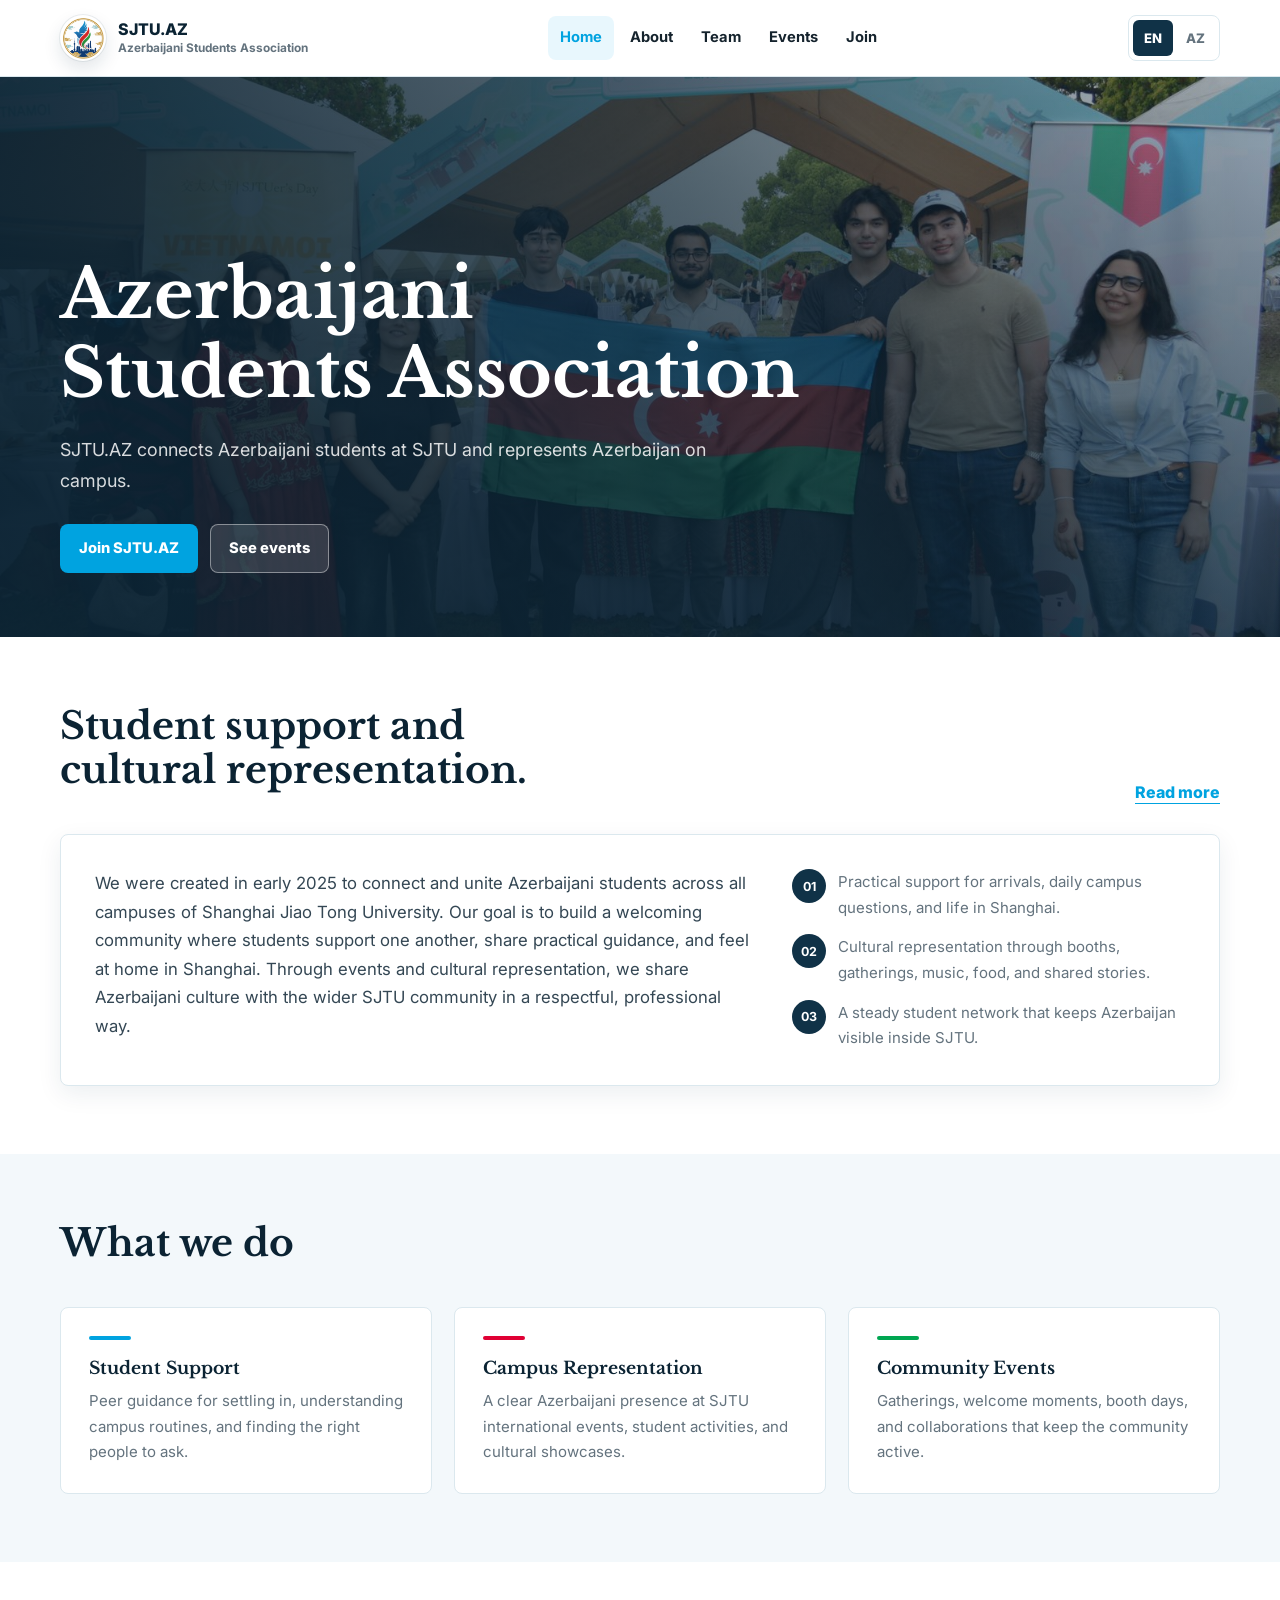
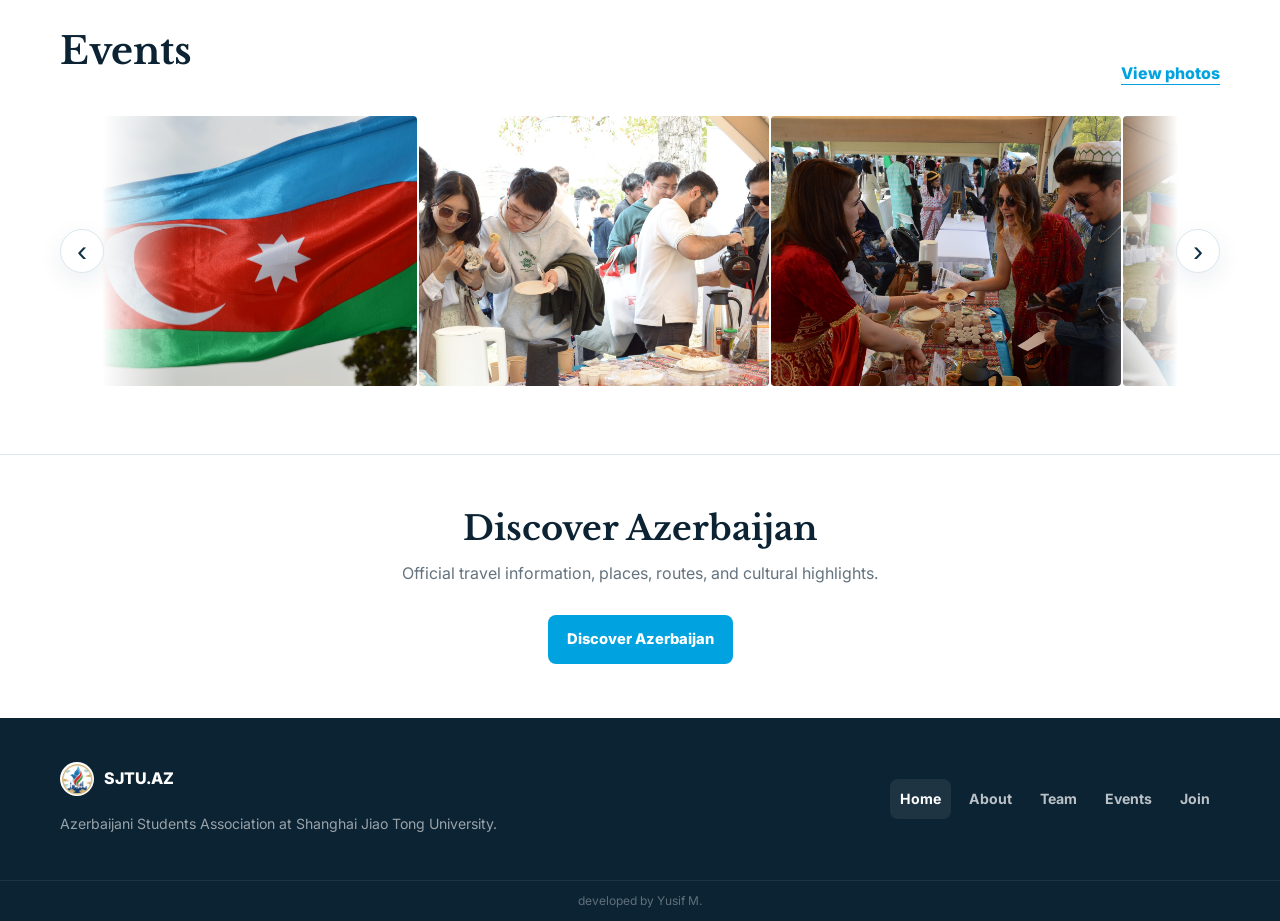
<file: index.html>
<!doctype html>
<html lang="en">
<head>
  <meta charset="utf-8">
  <meta name="viewport" content="width=device-width, initial-scale=1">
  <title>SJTU.AZ | Azerbaijani Students Association at SJTU</title>
  <meta name="description" content="Azerbaijani Students Association at Shanghai Jiao Tong University: student support, cultural events, and community in Shanghai." data-target-attr="content" data-en-attr="Azerbaijani Students Association at Shanghai Jiao Tong University: student support, cultural events, and community in Shanghai." data-az-attr="Shanghai Jiao Tong Universitetində Azərbaycan Tələbə Assosiasiyası: tələbə dəstəyi, mədəni tədbirlər və Şanxayda icma.">
  <link rel="icon" href="assets/favicon.ico" sizes="any">
  <link rel="icon" type="image/png" sizes="32x32" href="assets/favicon-32.png">
  <link rel="apple-touch-icon" href="assets/favicon-180.png">
  <link rel="stylesheet" href="css/style.css">
</head>
<body>
  <header class="site-header">
    <div class="header-inner">
      <a class="header-logo" href="index.html" aria-label="SJTU.AZ home">
        <img class="logo-flag" src="assets/logo.png" alt="SJTU.AZ logo">
        <span class="brand-copy">
          <span class="logo-text-main">SJTU.AZ</span>
          <span class="logo-text-sub" data-en="Azerbaijani Students Association" data-az="Azərbaycan Tələbə Assosiasiyası">Azerbaijani Students Association</span>
        </span>
      </a>
      <nav class="header-nav" aria-label="Main navigation">
        <a href="index.html" data-i18n="nav_home">Home</a>
        <a href="about.html" data-i18n="nav_about">About</a>
        <a href="team.html" data-i18n="nav_team">Team</a>
        <a href="events.html" data-i18n="nav_events">Events</a>
        <a href="join.html" data-i18n="nav_join">Join</a>
      </nav>
      <div class="lang-switch" aria-label="Language switch">
        <button class="lang-btn" type="button" data-lang="en">EN</button>
        <button class="lang-btn" type="button" data-lang="az">AZ</button>
      </div>
      <button class="hamburger" type="button" aria-label="Open navigation" aria-controls="mobile-nav" aria-expanded="false">
        <span></span><span></span><span></span>
      </button>
    </div>
  </header>
  <nav class="mobile-nav" id="mobile-nav" aria-label="Mobile navigation">
    <div class="mobile-nav-inner">
      <div class="lang-switch mobile-lang-switch" aria-label="Mobile language switch">
        <button class="lang-btn" type="button" data-lang="en">EN</button>
        <button class="lang-btn" type="button" data-lang="az">AZ</button>
      </div>
      <a href="index.html" data-i18n="nav_home">Home</a>
      <a href="about.html" data-i18n="nav_about">About</a>
      <a href="team.html" data-i18n="nav_team">Team</a>
      <a href="events.html" data-i18n="nav_events">Events</a>
      <a href="join.html" data-i18n="nav_join">Join</a>
      <a href="booth.html" data-i18n="nav_azerbaijan">Azerbaijan</a>
    </div>
  </nav>

  <main>
    <section class="hero hero-home">
      <div class="hero-inner">
        <div class="hero-copy reveal">
          
          <h1 class="hero-title" data-en="Azerbaijani Students Association" data-az="Azərbaycan Tələbə Assosiasiyası">Azerbaijani Students Association</h1>
          <p class="hero-subtitle" data-en="SJTU.AZ connects Azerbaijani students at SJTU and represents Azerbaijan on campus." data-az="SJTU.AZ SJTU-da azərbaycanlı tələbələri birləşdirir və Azərbaycanı kampusda təmsil edir.">SJTU.AZ connects Azerbaijani students at SJTU and represents Azerbaijan on campus.</p>
          <div class="hero-actions">
            <a class="btn primary" href="join.html" data-en="Join SJTU.AZ" data-az="SJTU.AZ-ə qoşul">Join SJTU.AZ</a>
            <a class="btn ghost" href="events.html" data-en="See events" data-az="Tədbirlərə bax">See events</a>
          </div>
        </div>
      </div>
    </section>

    <section class="section">
      <div class="section-inner">
        <div class="section-head reveal">
          <div>
            
            <h2 class="section-title" data-en="Student support and cultural representation." data-az="Tələbə dəstəyi və mədəni təmsilçilik.">Student support and cultural representation.</h2>
          </div>
          <a class="text-link" href="about.html" data-en="Read more" data-az="Daha ətraflı">Read more</a>
        </div>
        <div class="mission-panel reveal">
          <div class="mission-copy">
            <p data-en="We were created in early 2025 to connect and unite Azerbaijani students across all campuses of Shanghai Jiao Tong University. Our goal is to build a welcoming community where students support one another, share practical guidance, and feel at home in Shanghai. Through events and cultural representation, we share Azerbaijani culture with the wider SJTU community in a respectful, professional way." data-az="Biz 2025-ci ilin əvvəlində Shanghai Jiao Tong Universitetinin bütün kampuslarında təhsil alan azərbaycanlı tələbələri bir araya gətirmək üçün yaradılmışıq. Məqsədimiz tələbələrin bir-birinə dəstək olduğu, praktik məsləhətlər paylaşdığı və Şanxayda özlərini evdə hiss etdiyi mehriban icma qurmaqdır. Tədbirlər və mədəni təmsilçilik vasitəsilə Azərbaycan mədəniyyətini daha geniş SJTU icmasına hörmətli və peşəkar şəkildə təqdim edirik.">We were created in early 2025 to connect and unite Azerbaijani students across all campuses of Shanghai Jiao Tong University. Our goal is to build a welcoming community where students support one another, share practical guidance, and feel at home in Shanghai. Through events and cultural representation, we share Azerbaijani culture with the wider SJTU community in a respectful, professional way.</p>
          </div>
          <ul class="mission-list">
            <li><b>01</b><span data-en="Practical support for arrivals, daily campus questions, and life in Shanghai." data-az="Yeni gələnlər, gündəlik kampus sualları və Şanxay həyatı üçün praktik dəstək.">Practical support for arrivals, daily campus questions, and life in Shanghai.</span></li>
            <li><b>02</b><span data-en="Cultural representation through booths, gatherings, music, food, and shared stories." data-az="Stendlər, görüşlər, musiqi, mətbəx və hekayələr vasitəsilə mədəni təmsilçilik.">Cultural representation through booths, gatherings, music, food, and shared stories.</span></li>
            <li><b>03</b><span data-en="A steady student network that keeps Azerbaijan visible inside SJTU." data-az="Azərbaycanı SJTU daxilində görünən saxlayan davamlı tələbə şəbəkəsi.">A steady student network that keeps Azerbaijan visible inside SJTU.</span></li>
          </ul>
        </div>
      </div>
    </section>

    <section class="section alt">
      <div class="section-inner">
        <div class="section-head reveal">
          <div>
            <h2 class="section-title" data-en="What we do" data-az="Nə edirik">What we do</h2>
          </div>
        </div>
        <div class="cards-grid">
          <article class="card reveal">
            <span class="card-mark"></span>
            <h3 data-en="Student Support" data-az="Tələbə dəstəyi">Student Support</h3>
            <p data-en="Peer guidance for settling in, understanding campus routines, and finding the right people to ask." data-az="Uyğunlaşmaq, kampus qaydalarını anlamaq və doğru insanları tapmaq üçün tələbədən tələbəyə dəstək.">Peer guidance for settling in, understanding campus routines, and finding the right people to ask.</p>
          </article>
          <article class="card reveal">
            <span class="card-mark"></span>
            <h3 data-en="Campus Representation" data-az="Kampusda təmsilçilik">Campus Representation</h3>
            <p data-en="A clear Azerbaijani presence at SJTU international events, student activities, and cultural showcases." data-az="SJTU-nun beynəlxalq tədbirlərində, tələbə fəaliyyətlərində və mədəni təqdimatlarında aydın Azərbaycan iştirakı.">A clear Azerbaijani presence at SJTU international events, student activities, and cultural showcases.</p>
          </article>
          <article class="card reveal">
            <span class="card-mark"></span>
            <h3 data-en="Community Events" data-az="İcma tədbirləri">Community Events</h3>
            <p data-en="Gatherings, welcome moments, booth days, and collaborations that keep the community active." data-az="İcmanı aktiv saxlayan görüşlər, qarşılama tədbirləri, stend günləri və əməkdaşlıqlar.">Gatherings, welcome moments, booth days, and collaborations that keep the community active.</p>
          </article>
        </div>
      </div>
    </section>

    <section class="section">
      <div class="section-inner">
        <div class="section-head reveal">
          <div>
            <h2 class="section-title" data-en="Events" data-az="Tədbirlər">Events</h2>
          </div>
          <a class="text-link" href="events.html" data-en="View photos" data-az="Fotolara bax">View photos</a>
        </div>
        <div class="gallery-marquee-shell reveal" data-gallery-marquee data-gallery-speed=".78">
          <button class="gallery-arrow gallery-arrow-left" type="button" data-gallery-prev aria-label="Previous image">&lsaquo;</button>
          <div class="gallery-marquee" data-gallery-viewport tabindex="0">
            <div class="gallery-track" data-gallery-track>
              <figure class="gallery-slide"><img src="assets/event-1.jpg" alt="Azerbaijani students at the SJTU Azerbaijan booth"></figure>
              <figure class="gallery-slide"><img src="assets/event-2.jpg" alt="Azerbaijan flag at the campus booth"></figure>
              <figure class="gallery-slide"><img src="assets/event-3.jpg" alt="Students visiting the Azerbaijan booth"></figure>
              <figure class="gallery-slide"><img src="assets/event-4.jpg" alt="Azerbaijan cultural display at SJTU"></figure>
              <figure class="gallery-slide"><img src="assets/event-5.jpg" alt="Students gathering at the event"></figure>
              <figure class="gallery-slide"><img src="assets/event-6.jpg" alt="Music at an SJTU campus event"></figure>
              <figure class="gallery-slide"><img src="assets/event-7.jpg" alt="Students posing at the event"></figure>
              <figure class="gallery-slide"><img src="assets/event-8.jpg" alt="Azerbaijan association event moment"></figure>
            </div>
          </div>
          <button class="gallery-arrow gallery-arrow-right" type="button" data-gallery-next aria-label="Next image">&rsaquo;</button>
        </div>
      </div>
    </section>

    <section class="cta-band">
      <h2 data-en="Discover Azerbaijan" data-az="Azərbaycanı kəşf et">Discover Azerbaijan</h2>
      <p data-en="Official travel information, places, routes, and cultural highlights." data-az="Rəsmi səyahət məlumatları, məkanlar, marşrutlar və mədəni məqamlar.">Official travel information, places, routes, and cultural highlights.</p>
      <div class="join-btns">
        <a class="btn primary" href="https://azerbaijan.travel/" target="_blank" rel="noreferrer" data-en="Discover Azerbaijan" data-az="Azərbaycanı kəşf et">Open Azerbaijan.travel</a>
      </div>
    </section>
  </main>

  <footer class="site-footer">
    <div class="footer-inner">
      <div class="footer-brand">
        <a class="footer-logo" href="index.html"><img src="assets/logo.png" alt="SJTU.AZ logo"><span>SJTU.AZ</span></a>
        <p data-en="Azerbaijani Students Association at Shanghai Jiao Tong University." data-az="Shanghai Jiao Tong Universitetində Azərbaycan Tələbə Assosiasiyası.">Azerbaijani Students Association at Shanghai Jiao Tong University.</p>
      </div>
      <nav class="footer-links" aria-label="Footer navigation">
        <a href="index.html" data-i18n="nav_home">Home</a>
        <a href="about.html" data-i18n="nav_about">About</a>
        <a href="team.html" data-i18n="nav_team">Team</a>
        <a href="events.html" data-i18n="nav_events">Events</a>
        <a href="join.html" data-i18n="nav_join">Join</a>

      </nav>
    </div>
    <div class="dev-credit">developed by Yusif M.</div>
  </footer>
  <script src="js/main.js"></script>
</body>
</html>
</file>
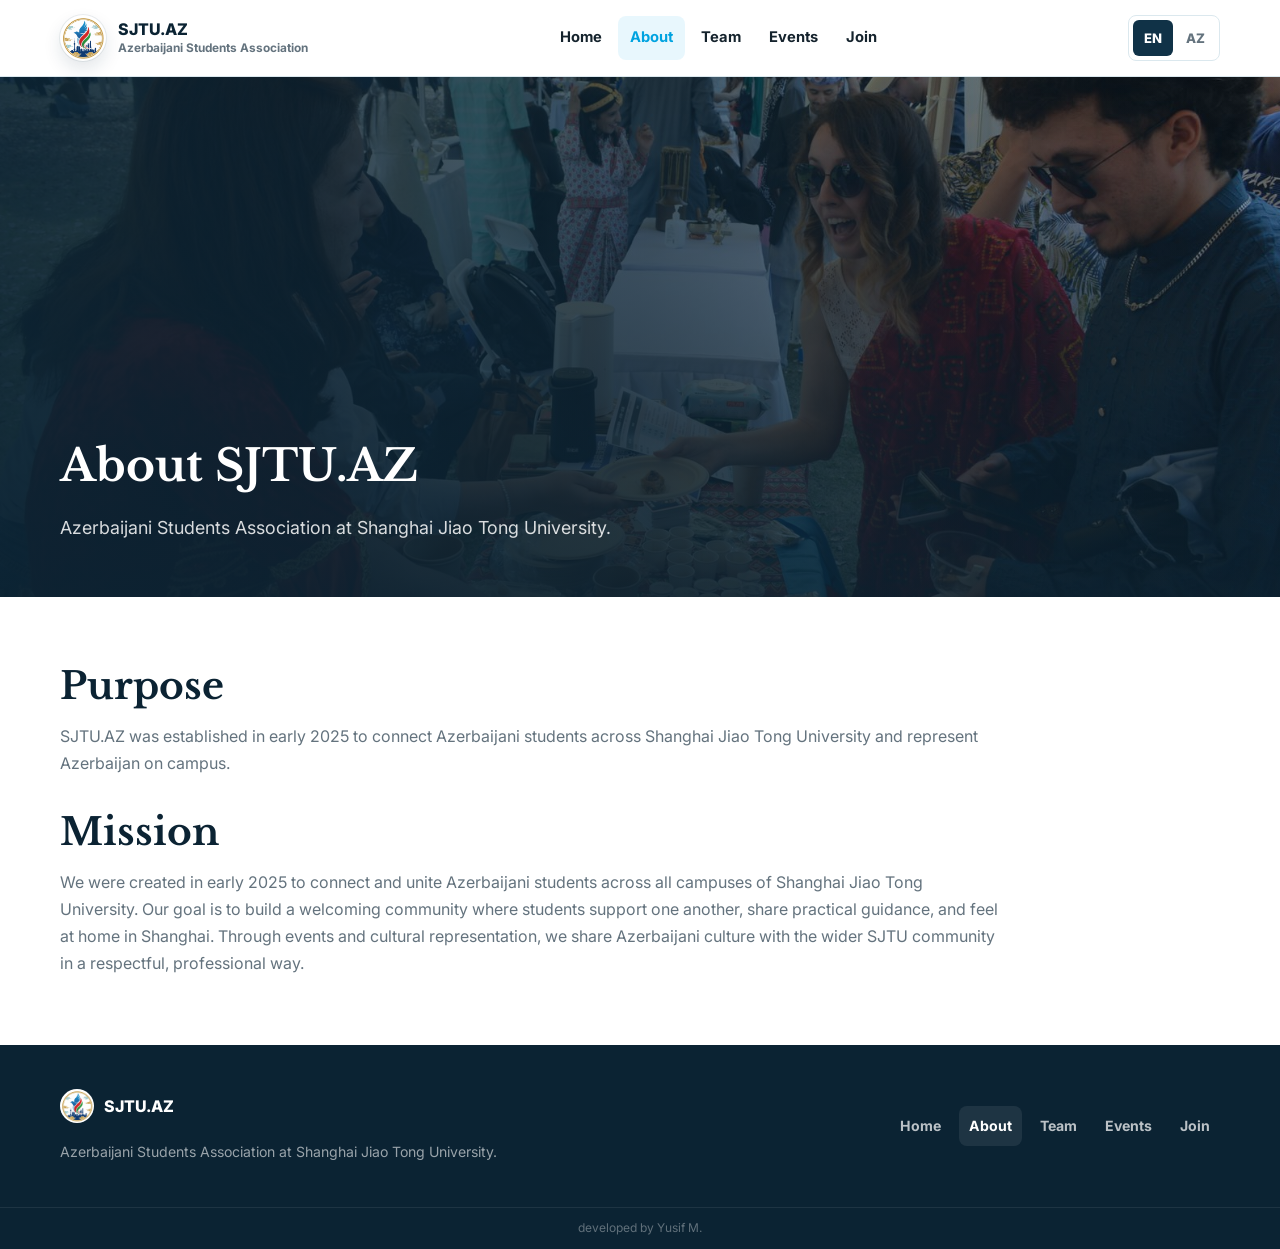
<file: about.html>
<!doctype html>
<html lang="en">
<head>
  <meta charset="utf-8">
  <meta name="viewport" content="width=device-width, initial-scale=1">
  <title>About | SJTU.AZ</title>
  <meta name="description" content="About SJTU.AZ, the Azerbaijani Students Association at Shanghai Jiao Tong University." data-target-attr="content" data-en-attr="About SJTU.AZ, the Azerbaijani Students Association at Shanghai Jiao Tong University." data-az-attr="SJTU.AZ haqqında: Shanghai Jiao Tong Universitetində Azərbaycan Tələbə Assosiasiyası.">
  <link rel="icon" href="assets/favicon.ico" sizes="any">
  <link rel="icon" type="image/png" sizes="32x32" href="assets/favicon-32.png">
  <link rel="apple-touch-icon" href="assets/favicon-180.png">
  <link rel="stylesheet" href="css/style.css">
</head>
<body>
  <header class="site-header">
    <div class="header-inner">
      <a class="header-logo" href="index.html" aria-label="SJTU.AZ home">
        <img class="logo-flag" src="assets/logo.png" alt="SJTU.AZ logo">
        <span class="brand-copy">
          <span class="logo-text-main">SJTU.AZ</span>
          <span class="logo-text-sub" data-en="Azerbaijani Students Association" data-az="Azərbaycan Tələbə Assosiasiyası">Azerbaijani Students Association</span>
        </span>
      </a>
      <nav class="header-nav" aria-label="Main navigation">
        <a href="index.html" data-i18n="nav_home">Home</a>
        <a href="about.html" data-i18n="nav_about">About</a>
        <a href="team.html" data-i18n="nav_team">Team</a>
        <a href="events.html" data-i18n="nav_events">Events</a>
        <a href="join.html" data-i18n="nav_join">Join</a>
      </nav>
      <div class="lang-switch" aria-label="Language switch">
        <button class="lang-btn" type="button" data-lang="en">EN</button>
        <button class="lang-btn" type="button" data-lang="az">AZ</button>
      </div>
      <button class="hamburger" type="button" aria-label="Open navigation" aria-controls="mobile-nav" aria-expanded="false">
        <span></span><span></span><span></span>
      </button>
    </div>
  </header>
  <nav class="mobile-nav" id="mobile-nav" aria-label="Mobile navigation">
    <div class="mobile-nav-inner">
      <div class="lang-switch mobile-lang-switch" aria-label="Mobile language switch">
        <button class="lang-btn" type="button" data-lang="en">EN</button>
        <button class="lang-btn" type="button" data-lang="az">AZ</button>
      </div>
      <a href="index.html" data-i18n="nav_home">Home</a>
      <a href="about.html" data-i18n="nav_about">About</a>
      <a href="team.html" data-i18n="nav_team">Team</a>
      <a href="events.html" data-i18n="nav_events">Events</a>
      <a href="join.html" data-i18n="nav_join">Join</a>
      <a href="booth.html" data-i18n="nav_azerbaijan">Azerbaijan</a>
    </div>
  </nav>

  <main>
    <section class="hero hero-about compact-hero">
      <div class="hero-inner">
        <div class="hero-copy reveal">
          <h1 class="hero-title" data-en="About SJTU.AZ" data-az="SJTU.AZ haqqında">About SJTU.AZ</h1>
          <p class="hero-subtitle" data-en="Azerbaijani Students Association at Shanghai Jiao Tong University." data-az="Shanghai Jiao Tong Universitetində Azərbaycan Tələbə Assosiasiyası.">Azerbaijani Students Association at Shanghai Jiao Tong University.</p>
        </div>
      </div>
    </section>

    <section class="section">
      <div class="section-inner">
        <div class="simple-copy reveal">
          <h2 class="section-title" data-en="Purpose" data-az="Məqsəd">Purpose</h2>
          <p data-en="SJTU.AZ was established in early 2025 to connect Azerbaijani students across Shanghai Jiao Tong University and represent Azerbaijan on campus." data-az="SJTU.AZ 2025-ci ilin əvvəlində Shanghai Jiao Tong Universitetində azərbaycanlı tələbələri birləşdirmək və Azərbaycanı kampusda təmsil etmək üçün yaradılıb.">SJTU.AZ was established in early 2025 to connect Azerbaijani students across Shanghai Jiao Tong University and represent Azerbaijan on campus.</p>
        </div>
        <div class="simple-copy reveal">
          <h2 class="section-title" data-en="Mission" data-az="Missiya">Mission</h2>
          <p data-en="We were created in early 2025 to connect and unite Azerbaijani students across all campuses of Shanghai Jiao Tong University. Our goal is to build a welcoming community where students support one another, share practical guidance, and feel at home in Shanghai. Through events and cultural representation, we share Azerbaijani culture with the wider SJTU community in a respectful, professional way." data-az="Biz 2025-ci ilin əvvəlində Shanghai Jiao Tong Universitetinin bütün kampuslarında təhsil alan azərbaycanlı tələbələri bir araya gətirmək üçün yaradılmışıq. Məqsədimiz tələbələrin bir-birinə dəstək olduğu, praktik məsləhətlər paylaşdığı və Şanxayda özlərini evdə hiss etdiyi mehriban icma qurmaqdır. Tədbirlər və mədəni təmsilçilik vasitəsilə Azərbaycan mədəniyyətini daha geniş SJTU icmasına hörmətli və peşəkar şəkildə təqdim edirik.">We were created in early 2025 to connect and unite Azerbaijani students across all campuses of Shanghai Jiao Tong University. Our goal is to build a welcoming community where students support one another, share practical guidance, and feel at home in Shanghai. Through events and cultural representation, we share Azerbaijani culture with the wider SJTU community in a respectful, professional way.</p>
        </div>
      </div>
    </section>
  </main>

  <footer class="site-footer">
    <div class="footer-inner">
      <div class="footer-brand">
        <a class="footer-logo" href="index.html"><img src="assets/logo.png" alt="SJTU.AZ logo"><span>SJTU.AZ</span></a>
        <p data-en="Azerbaijani Students Association at Shanghai Jiao Tong University." data-az="Shanghai Jiao Tong Universitetində Azərbaycan Tələbə Assosiasiyası.">Azerbaijani Students Association at Shanghai Jiao Tong University.</p>
      </div>
      <nav class="footer-links" aria-label="Footer navigation">
        <a href="index.html" data-i18n="nav_home">Home</a>
        <a href="about.html" data-i18n="nav_about">About</a>
        <a href="team.html" data-i18n="nav_team">Team</a>
        <a href="events.html" data-i18n="nav_events">Events</a>
        <a href="join.html" data-i18n="nav_join">Join</a>
      </nav>
    </div>
    <div class="dev-credit">developed by Yusif M.</div>
  </footer>
  <script src="js/main.js"></script>
</body>
</html>
</file>
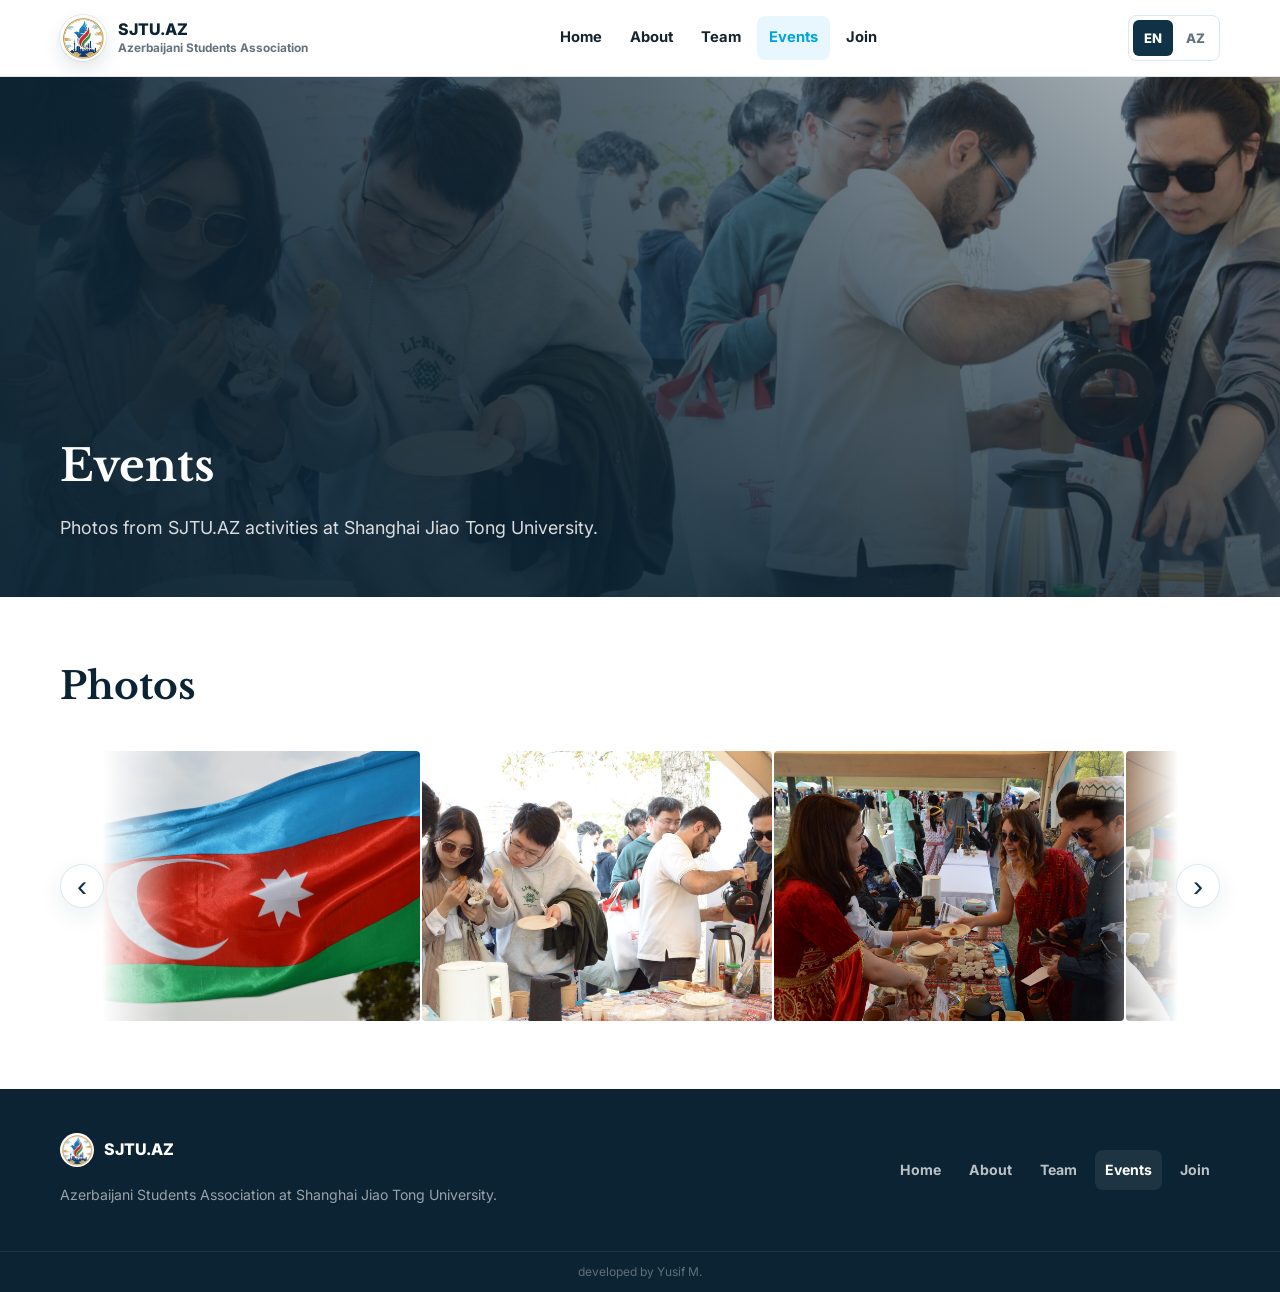
<file: events.html>
<!doctype html>
<html lang="en">
<head>
  <meta charset="utf-8">
  <meta name="viewport" content="width=device-width, initial-scale=1">
  <title>Events | SJTU.AZ</title>
  <meta name="description" content="Events and campus moments from the Azerbaijani Students Association at Shanghai Jiao Tong University." data-target-attr="content" data-en-attr="Events and campus moments from the Azerbaijani Students Association at Shanghai Jiao Tong University." data-az-attr="Shanghai Jiao Tong Universitetində Azərbaycan Tələbə Assosiasiyasının tədbirləri və kampus anları.">
  <link rel="icon" href="assets/favicon.ico" sizes="any">
  <link rel="icon" type="image/png" sizes="32x32" href="assets/favicon-32.png">
  <link rel="apple-touch-icon" href="assets/favicon-180.png">
  <link rel="stylesheet" href="css/style.css">
</head>
<body>
  <header class="site-header">
    <div class="header-inner">
      <a class="header-logo" href="index.html" aria-label="SJTU.AZ home">
        <img class="logo-flag" src="assets/logo.png" alt="SJTU.AZ logo">
        <span class="brand-copy">
          <span class="logo-text-main">SJTU.AZ</span>
          <span class="logo-text-sub" data-en="Azerbaijani Students Association" data-az="Azərbaycan Tələbə Assosiasiyası">Azerbaijani Students Association</span>
        </span>
      </a>
      <nav class="header-nav" aria-label="Main navigation">
        <a href="index.html" data-i18n="nav_home">Home</a>
        <a href="about.html" data-i18n="nav_about">About</a>
        <a href="team.html" data-i18n="nav_team">Team</a>
        <a href="events.html" data-i18n="nav_events">Events</a>
        <a href="join.html" data-i18n="nav_join">Join</a>
      </nav>
      <div class="lang-switch" aria-label="Language switch">
        <button class="lang-btn" type="button" data-lang="en">EN</button>
        <button class="lang-btn" type="button" data-lang="az">AZ</button>
      </div>
      <button class="hamburger" type="button" aria-label="Open navigation" aria-controls="mobile-nav" aria-expanded="false">
        <span></span><span></span><span></span>
      </button>
    </div>
  </header>
  <nav class="mobile-nav" id="mobile-nav" aria-label="Mobile navigation">
    <div class="mobile-nav-inner">
      <div class="lang-switch mobile-lang-switch" aria-label="Mobile language switch">
        <button class="lang-btn" type="button" data-lang="en">EN</button>
        <button class="lang-btn" type="button" data-lang="az">AZ</button>
      </div>
      <a href="index.html" data-i18n="nav_home">Home</a>
      <a href="about.html" data-i18n="nav_about">About</a>
      <a href="team.html" data-i18n="nav_team">Team</a>
      <a href="events.html" data-i18n="nav_events">Events</a>
      <a href="join.html" data-i18n="nav_join">Join</a>
      <a href="booth.html" data-i18n="nav_azerbaijan">Azerbaijan</a>
    </div>
  </nav>

  <main>
    <section class="hero hero-events compact-hero">
      <div class="hero-inner">
        <div class="hero-copy reveal">
          <h1 class="hero-title" data-en="Events" data-az="Tədbirlər">Events</h1>
          <p class="hero-subtitle" data-en="Photos from SJTU.AZ activities at Shanghai Jiao Tong University." data-az="Shanghai Jiao Tong Universitetində SJTU.AZ fəaliyyətlərindən fotolar.">Photos from SJTU.AZ activities at Shanghai Jiao Tong University.</p>
        </div>
      </div>
    </section>

    <section class="section">
      <div class="section-inner">
        <div class="section-head reveal">
          <div>
            <h2 class="section-title" data-en="Photos" data-az="Fotolar">Photos</h2>
          </div>
        </div>
        <div class="gallery-marquee-shell reveal" data-gallery-marquee data-gallery-speed=".86">
          <button class="gallery-arrow gallery-arrow-left" type="button" data-gallery-prev aria-label="Previous image">&lsaquo;</button>
          <div class="gallery-marquee" data-gallery-viewport tabindex="0">
            <div class="gallery-track" data-gallery-track>
              <figure class="gallery-slide"><img src="assets/event-1.jpg" alt="Azerbaijani students at the SJTU Azerbaijan booth"></figure>
              <figure class="gallery-slide"><img src="assets/event-2.jpg" alt="Azerbaijan flag at the campus booth"></figure>
              <figure class="gallery-slide"><img src="assets/event-3.jpg" alt="Students at the Azerbaijan cultural table"></figure>
              <figure class="gallery-slide"><img src="assets/event-4.jpg" alt="Azerbaijan campus display"></figure>
              <figure class="gallery-slide"><img src="assets/event-5.jpg" alt="Students gathering together"></figure>
              <figure class="gallery-slide"><img src="assets/event-6.jpg" alt="Music at an SJTU campus event"></figure>
              <figure class="gallery-slide"><img src="assets/event-7.jpg" alt="Students posing at the event"></figure>
              <figure class="gallery-slide"><img src="assets/event-8.jpg" alt="Azerbaijan association event moment"></figure>
            </div>
          </div>
          <button class="gallery-arrow gallery-arrow-right" type="button" data-gallery-next aria-label="Next image">&rsaquo;</button>
        </div>
      </div>
    </section>
  </main>

  <footer class="site-footer">
    <div class="footer-inner">
      <div class="footer-brand">
        <a class="footer-logo" href="index.html"><img src="assets/logo.png" alt="SJTU.AZ logo"><span>SJTU.AZ</span></a>
        <p data-en="Azerbaijani Students Association at Shanghai Jiao Tong University." data-az="Shanghai Jiao Tong Universitetində Azərbaycan Tələbə Assosiasiyası.">Azerbaijani Students Association at Shanghai Jiao Tong University.</p>
      </div>
      <nav class="footer-links" aria-label="Footer navigation">
        <a href="index.html" data-i18n="nav_home">Home</a>
        <a href="about.html" data-i18n="nav_about">About</a>
        <a href="team.html" data-i18n="nav_team">Team</a>
        <a href="events.html" data-i18n="nav_events">Events</a>
        <a href="join.html" data-i18n="nav_join">Join</a>
      </nav>
    </div>
    <div class="dev-credit">developed by Yusif M.</div>
  </footer>
  <script src="js/main.js"></script>
</body>
</html>
</file>
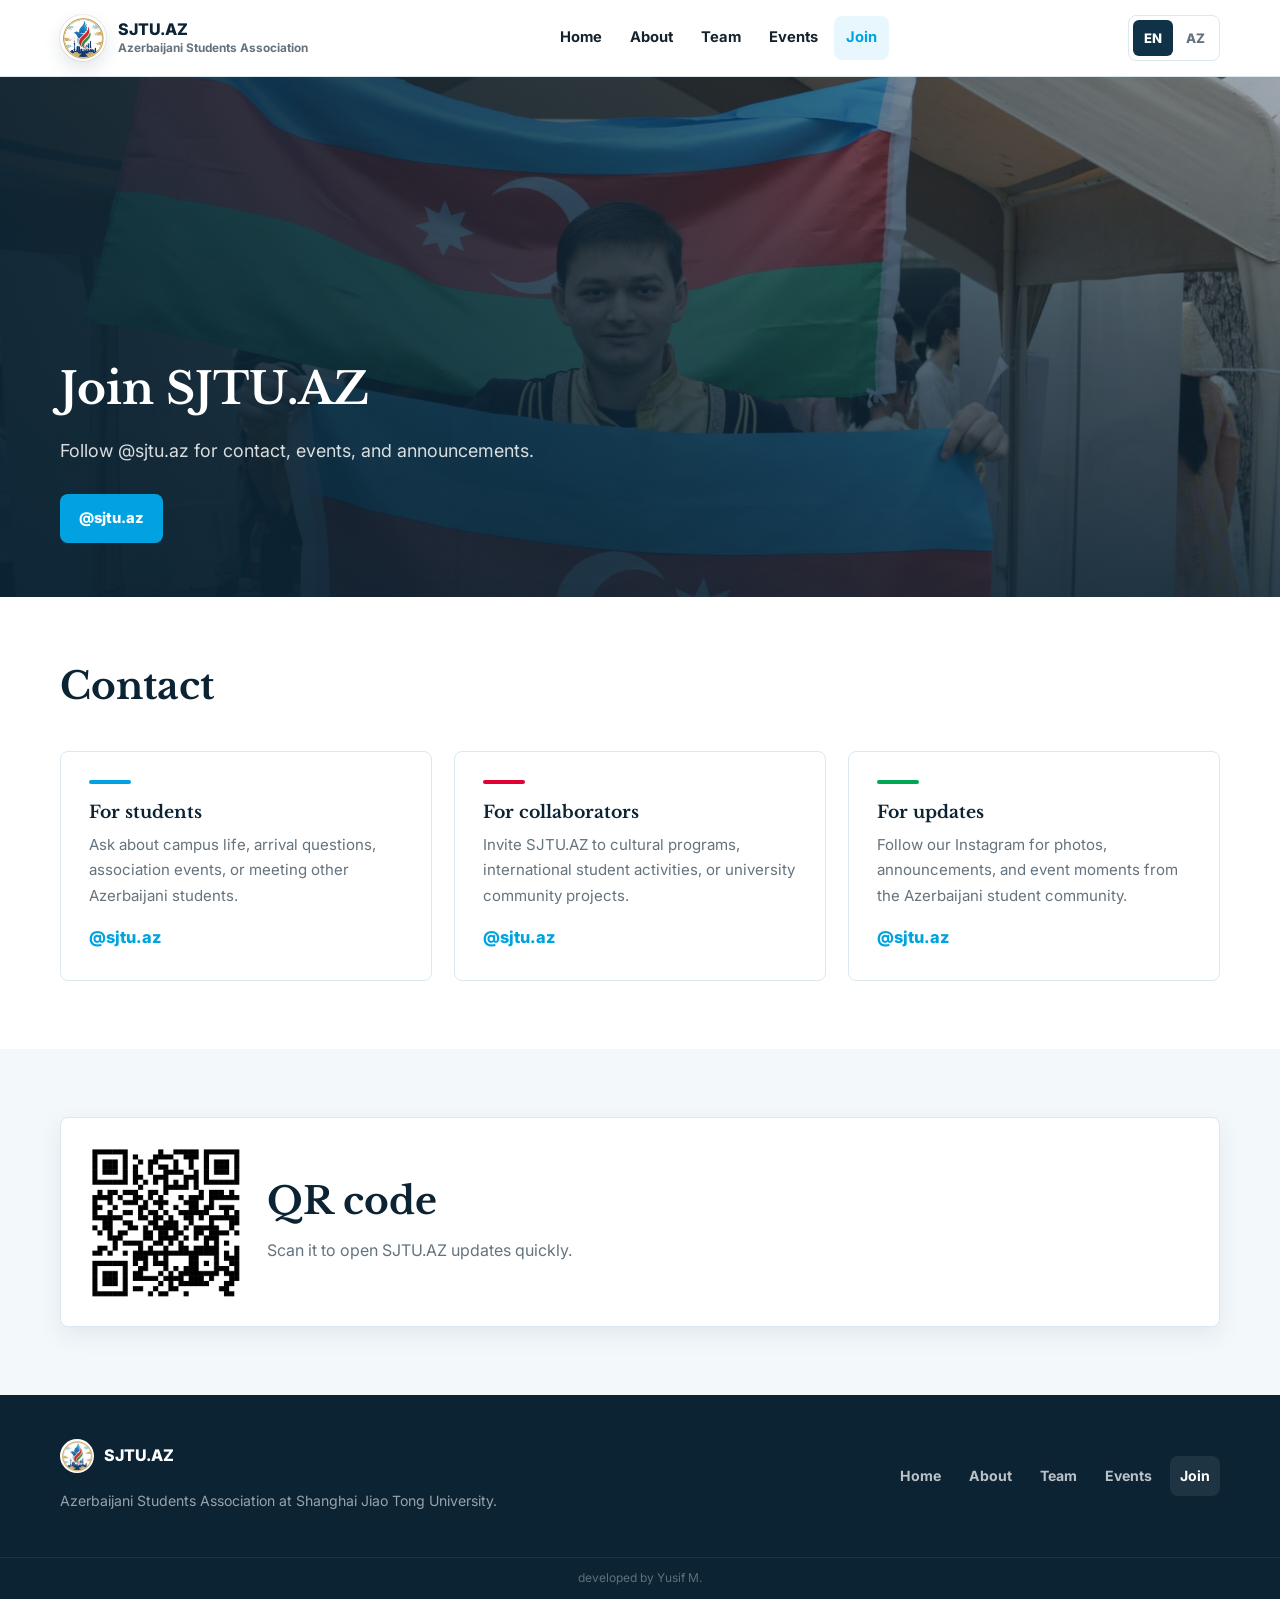
<file: join.html>
<!doctype html>
<html lang="en">
<head>
  <meta charset="utf-8">
  <meta name="viewport" content="width=device-width, initial-scale=1">
  <title>Join | SJTU.AZ</title>
  <meta name="description" content="Join or contact the Azerbaijani Students Association at Shanghai Jiao Tong University." data-target-attr="content" data-en-attr="Join or contact the Azerbaijani Students Association at Shanghai Jiao Tong University." data-az-attr="Shanghai Jiao Tong Universitetində Azərbaycan Tələbə Assosiasiyasına qoşulun və ya əlaqə saxlayın.">
  <link rel="icon" href="assets/favicon.ico" sizes="any">
  <link rel="icon" type="image/png" sizes="32x32" href="assets/favicon-32.png">
  <link rel="apple-touch-icon" href="assets/favicon-180.png">
  <link rel="stylesheet" href="css/style.css">
</head>
<body>
  <header class="site-header">
    <div class="header-inner">
      <a class="header-logo" href="index.html" aria-label="SJTU.AZ home">
        <img class="logo-flag" src="assets/logo.png" alt="SJTU.AZ logo">
        <span class="brand-copy">
          <span class="logo-text-main">SJTU.AZ</span>
          <span class="logo-text-sub" data-en="Azerbaijani Students Association" data-az="Azərbaycan Tələbə Assosiasiyası">Azerbaijani Students Association</span>
        </span>
      </a>
      <nav class="header-nav" aria-label="Main navigation">
        <a href="index.html" data-i18n="nav_home">Home</a>
        <a href="about.html" data-i18n="nav_about">About</a>
        <a href="team.html" data-i18n="nav_team">Team</a>
        <a href="events.html" data-i18n="nav_events">Events</a>
        <a href="join.html" data-i18n="nav_join">Join</a>
       
      </nav>
      <div class="lang-switch" aria-label="Language switch">
        <button class="lang-btn" type="button" data-lang="en">EN</button>
        <button class="lang-btn" type="button" data-lang="az">AZ</button>
      </div>
      <button class="hamburger" type="button" aria-label="Open navigation" aria-controls="mobile-nav" aria-expanded="false">
        <span></span><span></span><span></span>
      </button>
    </div>
  </header>
  <nav class="mobile-nav" id="mobile-nav" aria-label="Mobile navigation">
    <div class="mobile-nav-inner">
      <div class="lang-switch mobile-lang-switch" aria-label="Mobile language switch">
        <button class="lang-btn" type="button" data-lang="en">EN</button>
        <button class="lang-btn" type="button" data-lang="az">AZ</button>
      </div>
      <a href="index.html" data-i18n="nav_home">Home</a>
      <a href="about.html" data-i18n="nav_about">About</a>
      <a href="team.html" data-i18n="nav_team">Team</a>
      <a href="events.html" data-i18n="nav_events">Events</a>
      <a href="join.html" data-i18n="nav_join">Join</a>
      <a href="booth.html" data-i18n="nav_azerbaijan">Azerbaijan</a>
    </div>
  </nav>

  <main>
    <section class="hero hero-join compact-hero">
      <div class="hero-inner">
        <div class="hero-copy reveal">
          <h1 class="hero-title" data-en="Join SJTU.AZ" data-az="SJTU.AZ-ə qoşul">Join SJTU.AZ</h1>
          <p class="hero-subtitle" data-en="Follow @sjtu.az for contact, events, and announcements." data-az="Əlaqə, tədbirlər və elanlar üçün @sjtu.az səhifəsini izləyin.">Follow @sjtu.az for contact, events, and announcements.</p>
          <div class="hero-actions">
            <a class="btn primary" href="https://www.instagram.com/sjtu.az/" target="_blank" rel="noreferrer" data-en="@sjtu.az" data-az="@sjtu.az">@sjtu.az</a>
          </div>
        </div>
      </div>
    </section>

    <section class="section">
      <div class="section-inner">
        <div class="section-head reveal">
          <div>
            <h2 class="section-title" data-en="Contact" data-az="Əlaqə">Contact</h2>
          </div>
        </div>
        <div class="join-grid">
          <article class="join-card reveal">
            <span class="card-mark"></span>
            <h3 data-en="For students" data-az="Tələbələr üçün">For students</h3>
            <p data-en="Ask about campus life, arrival questions, association events, or meeting other Azerbaijani students." data-az="Kampus həyatı, yeni gəlmə sualları, assosiasiya tədbirləri və digər azərbaycanlı tələbələrlə tanışlıq haqqında soruşun.">Ask about campus life, arrival questions, association events, or meeting other Azerbaijani students.</p>
            <a class="contact-line" href="https://www.instagram.com/sjtu.az/" target="_blank" rel="noreferrer">@sjtu.az</a>
          </article>
          <article class="join-card reveal">
            <span class="card-mark"></span>
            <h3 data-en="For collaborators" data-az="Əməkdaşlar üçün">For collaborators</h3>
            <p data-en="Invite SJTU.AZ to cultural programs, international student activities, or university community projects." data-az="SJTU.AZ-i mədəni proqramlara, beynəlxalq tələbə fəaliyyətlərinə və universitet icması layihələrinə dəvət edin.">Invite SJTU.AZ to cultural programs, international student activities, or university community projects.</p>
            <a class="contact-line" href="https://www.instagram.com/sjtu.az/" target="_blank" rel="noreferrer">@sjtu.az</a>
          </article>
          <article class="join-card reveal">
            <span class="card-mark"></span>
            <h3 data-en="For updates" data-az="Yeniliklər üçün">For updates</h3>
            <p data-en="Follow our Instagram for photos, announcements, and event moments from the Azerbaijani student community." data-az="Fotolar, elanlar və azərbaycanlı tələbə icmasından tədbir anları üçün Instagram səhifəmizi izləyin.">Follow our Instagram for photos, announcements, and event moments from the Azerbaijani student community.</p>
            <a class="contact-line" href="https://www.instagram.com/sjtu.az/" target="_blank" rel="noreferrer">@sjtu.az</a>
          </article>
        </div>
      </div>
    </section>

    <section class="section alt">
      <div class="section-inner">
        <div class="qr-panel reveal">
          <img src="assets/qr.png" alt="SJTU.AZ QR code">
          <div>
            <h2 class="section-title" data-en="QR code" data-az="QR kod">QR code</h2>
            <p data-en="Scan it to open SJTU.AZ updates quickly." data-az="SJTU.AZ yeniliklərini tez açmaq üçün skan edin.">Scan it to open SJTU.AZ updates quickly.</p>
          </div>
        </div>
      </div>
    </section>
  </main>

  <footer class="site-footer">
    <div class="footer-inner">
      <div class="footer-brand">
        <a class="footer-logo" href="index.html"><img src="assets/logo.png" alt="SJTU.AZ logo"><span>SJTU.AZ</span></a>
        <p data-en="Azerbaijani Students Association at Shanghai Jiao Tong University." data-az="Shanghai Jiao Tong Universitetində Azərbaycan Tələbə Assosiasiyası.">Azerbaijani Students Association at Shanghai Jiao Tong University.</p>
      </div>
      <nav class="footer-links" aria-label="Footer navigation">
        <a href="index.html" data-i18n="nav_home">Home</a>
        <a href="about.html" data-i18n="nav_about">About</a>
        <a href="team.html" data-i18n="nav_team">Team</a>
        <a href="events.html" data-i18n="nav_events">Events</a>
        <a href="join.html" data-i18n="nav_join">Join</a>
        

      </nav>
    </div>
    <div class="dev-credit">developed by Yusif M.</div>
  </footer>
  <script src="js/main.js"></script>
</body>
</html>
</file>
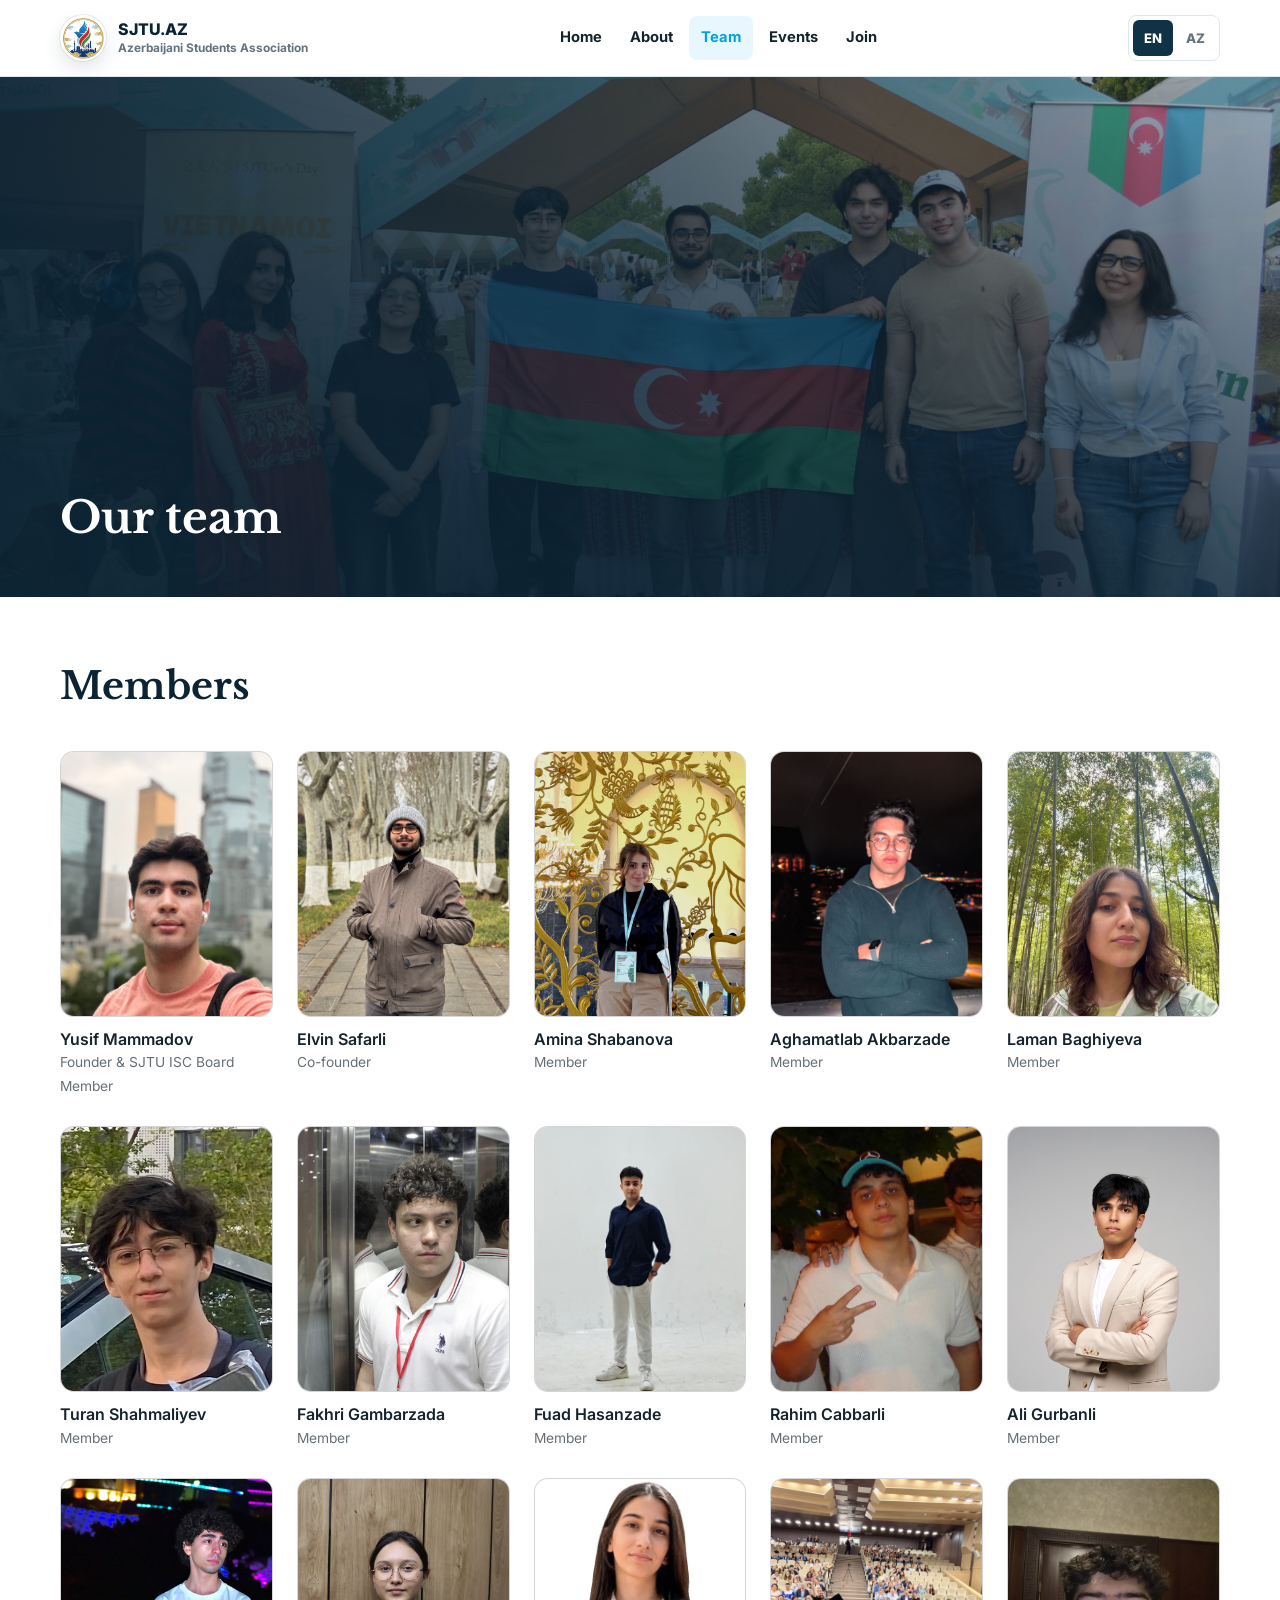
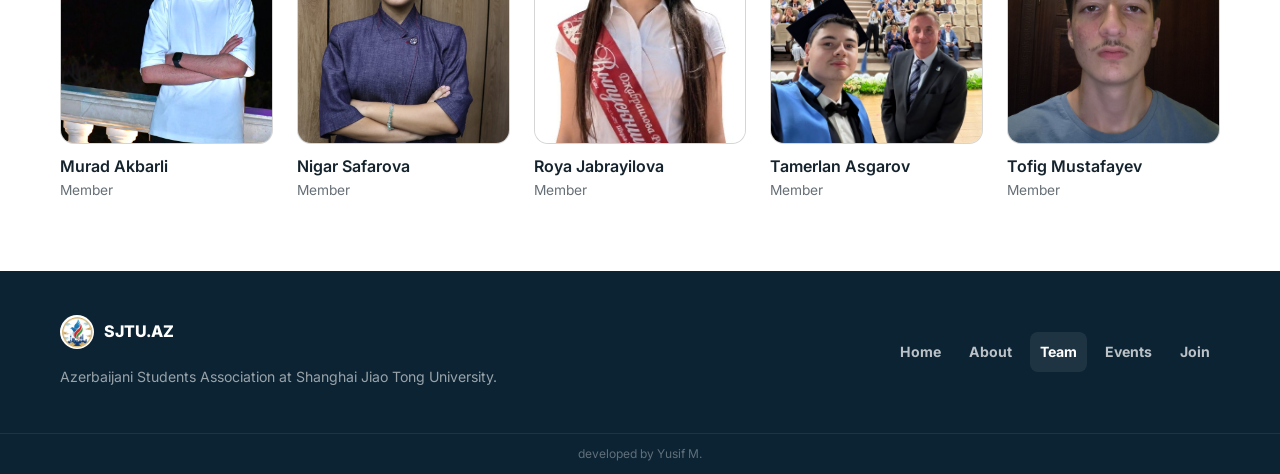
<file: team.html>
<!doctype html>
<html lang="en">
<head>
  <meta charset="utf-8">
  <meta name="viewport" content="width=device-width, initial-scale=1">
  <title>Team | SJTU.AZ</title>
  <meta name="description" content="Meet the student team behind SJTU.AZ." data-target-attr="content" data-en-attr="Meet the student team behind SJTU.AZ." data-az-attr="SJTU.AZ-in arxasındakı tələbə komandası ilə tanış olun.">
  <link rel="icon" href="assets/favicon.ico" sizes="any">
  <link rel="icon" type="image/png" sizes="32x32" href="assets/favicon-32.png">
  <link rel="apple-touch-icon" href="assets/favicon-180.png">
  <link rel="stylesheet" href="css/style.css">

  <!-- Photo-based people grid. Self-contained so css/style.css stays untouched. -->
  <style>
    .people-grid{
      display:grid;
      grid-template-columns:repeat(auto-fill,minmax(190px,1fr));
      gap:28px 24px;
    }
    .person-card{
      display:flex;
      flex-direction:column;
      gap:12px;
      text-align:left;
    }
    .person-photo{
      position:relative;
      aspect-ratio:4/5;
      border-radius:14px;
      overflow:hidden;
      background:rgba(128,128,128,.14);
      border:1px solid rgba(128,128,128,.22);
      display:grid;
      place-items:center;
    }
    .person-photo img{
      position:absolute;
      inset:0;
      width:100%;
      height:100%;
      object-fit:cover;
      display:block;
      transition:transform .45s ease;
    }
    .person-card:hover .person-photo img{ transform:scale(1.04); }
    /* Shown only while / if the photo is missing */
    .person-fallback{
      font-size:1.6rem;
      font-weight:700;
      letter-spacing:.06em;
      opacity:.45;
    }
    .person-name{
      font-weight:600;
      line-height:1.3;
    }
    .person-role{
      font-size:.86rem;
      opacity:.65;
      margin-top:2px;
    }
    @media (max-width:480px){
      .people-grid{ grid-template-columns:repeat(2,1fr); gap:22px 16px; }
    }
    @media (prefers-reduced-motion:reduce){
      .person-photo img{ transition:none; }
      .person-card:hover .person-photo img{ transform:none; }
    }
  </style>
</head>
<body>
  <header class="site-header">
    <div class="header-inner">
      <a class="header-logo" href="index.html" aria-label="SJTU.AZ home">
        <img class="logo-flag" src="assets/logo.png" alt="SJTU.AZ logo">
        <span class="brand-copy">
          <span class="logo-text-main">SJTU.AZ</span>
          <span class="logo-text-sub" data-en="Azerbaijani Students Association" data-az="Azərbaycan Tələbə Assosiasiyası">Azerbaijani Students Association</span>
        </span>
      </a>
      <nav class="header-nav" aria-label="Main navigation">
        <a href="index.html" data-i18n="nav_home">Home</a>
        <a href="about.html" data-i18n="nav_about">About</a>
        <a href="team.html" data-i18n="nav_team">Team</a>
        <a href="events.html" data-i18n="nav_events">Events</a>
        <a href="join.html" data-i18n="nav_join">Join</a>

      </nav>
      <div class="lang-switch" aria-label="Language switch">
        <button class="lang-btn" type="button" data-lang="en">EN</button>
        <button class="lang-btn" type="button" data-lang="az">AZ</button>
      </div>
      <button class="hamburger" type="button" aria-label="Open navigation" aria-controls="mobile-nav" aria-expanded="false">
        <span></span><span></span><span></span>
      </button>
    </div>
  </header>
  <nav class="mobile-nav" id="mobile-nav" aria-label="Mobile navigation">
    <div class="mobile-nav-inner">
      <div class="lang-switch mobile-lang-switch" aria-label="Mobile language switch">
        <button class="lang-btn" type="button" data-lang="en">EN</button>
        <button class="lang-btn" type="button" data-lang="az">AZ</button>
      </div>
      <a href="index.html" data-i18n="nav_home">Home</a>
      <a href="about.html" data-i18n="nav_about">About</a>
      <a href="team.html" data-i18n="nav_team">Team</a>
      <a href="events.html" data-i18n="nav_events">Events</a>
      <a href="join.html" data-i18n="nav_join">Join</a>
      <a href="booth.html" data-i18n="nav_azerbaijan">Azerbaijan</a>
    </div>
  </nav>

  

  <main>
    <section class="hero hero-team compact-hero">
      <div class="hero-inner">
        <div class="hero-copy reveal">
          <h1 class="hero-title" data-en="Our team" data-az="Komandamız">Our team</h1>
        </div>
      </div>
    </section>

    <section class="section">
      <div class="section-inner">
        <div class="section-head reveal">
          <div>
            <h2 class="section-title" data-en="Members" data-az="Üzvlər">Members</h2>
          </div>
        </div>
        <div class="people-grid">

          <article class="person-card reveal">
            <div class="person-photo">
              <span class="person-fallback" aria-hidden="true">YM</span>
              <img src="images/team/yusif-mammadov.png" alt="Yusif Mammadov" loading="lazy" onerror="this.remove()">
            </div>
            <div>
              <div class="person-name">Yusif Mammadov</div>
              <div class="person-role" data-en="Founder & SJTU ISC Board Member" data-az="Təsisçi & SJTU ISC İdarə Heyətin Üzvü">Founder & SJTU ISC Board Member</div>
            </div>
          </article>

          <article class="person-card reveal">
            <div class="person-photo">
              <span class="person-fallback" aria-hidden="true">ES</span>
              <img src="images/team/elvin-safarli.jpg" alt="Elvin Safarli" loading="lazy" onerror="this.remove()">
            </div>
            <div>
              <div class="person-name">Elvin Safarli</div>
              <div class="person-role" data-en="Co-founder" data-az="Həmtəsisçi">Students Representative</div>
            </div>
          </article>

          <article class="person-card reveal">
            <div class="person-photo">
              <span class="person-fallback" aria-hidden="true">AS</span>
              <img src="images/team/amina-shabanova.jpg" alt="Amina Shabanova" loading="lazy" onerror="this.remove()">
            </div>
            <div>
              <div class="person-name">Amina Shabanova</div>
              <div class="person-role" data-en="Member" data-az="Üzv">Member</div>
            </div>
          </article>

          <article class="person-card reveal">
            <div class="person-photo">
              <span class="person-fallback" aria-hidden="true">AA</span>
              <img src="images/team/aghamatlab-aghazade.jpg" alt="Aghamatlab Akbarzade" loading="lazy" onerror="this.remove()">
            </div>
            <div>
              <div class="person-name">Aghamatlab Akbarzade</div>
              <div class="person-role" data-en="Member" data-az="Üzv">Member</div>
            </div>
          </article>

          <article class="person-card reveal">
            <div class="person-photo">
              <span class="person-fallback" aria-hidden="true">LB</span>
              <img src="images/team/laman-baghiyeva.jpg" alt="Laman Baghiyeva" loading="lazy" onerror="this.remove()">
            </div>
            <div>
              <div class="person-name">Laman Baghiyeva</div>
              <div class="person-role" data-en="Member" data-az="Üzv">Member</div>
            </div>
          </article>

          <article class="person-card reveal">
            <div class="person-photo">
              <span class="person-fallback" aria-hidden="true">TS</span>
              <img src="images/team/turan-shahmaliyev.jpg" alt="Turan Shahmaliyev" loading="lazy" onerror="this.remove()">
            </div>
            <div>
              <div class="person-name">Turan Shahmaliyev</div>
              <div class="person-role" data-en="Member" data-az="Üzv">Member</div>
            </div>
          </article>

          <article class="person-card reveal">
            <div class="person-photo">
              <span class="person-fallback" aria-hidden="true">FG</span>
              <img src="images/team/Fakhri-Gambarzada.jpg" alt="Fakhri Gambarzada" loading="lazy" onerror="this.remove()">
            </div>
            <div>
              <div class="person-name">Fakhri Gambarzada</div>
              <div class="person-role" data-en="Member" data-az="Üzv">Member</div>
            </div>
          </article>

          <article class="person-card reveal">
            <div class="person-photo">
              <span class="person-fallback" aria-hidden="true">FH</span>
              <img src="images/team/fuad-hasanzadeh.jpeg" alt="Fuad Hasanzade" loading="lazy" onerror="this.remove()">
            </div>
            <div>
              <div class="person-name">Fuad Hasanzade</div>
              <div class="person-role" data-en="Member" data-az="Üzv">Member</div>
            </div>
          </article>          
          
          <article class="person-card reveal">
            <div class="person-photo">
              <span class="person-fallback" aria-hidden="true">RC</span>
              <img src="images/team/rahim-cabbarli.jpeg" alt="Rahim Cabbarli" loading="lazy" onerror="this.remove()">
            </div>
            <div>
              <div class="person-name">Rahim Cabbarli</div>
              <div class="person-role" data-en="Member" data-az="Üzv">Member</div>
            </div>
          </article>   

          <article class="person-card reveal">
            <div class="person-photo">
              <span class="person-fallback" aria-hidden="true">RC</span>
              <img src="images/team/Ali Gurbanli.jpg" alt="Ali Gurbanli" loading="lazy" onerror="this.remove()">
            </div>
            <div>
              <div class="person-name">Ali Gurbanli</div>
              <div class="person-role" data-en="Member" data-az="Üzv">Member</div>
            </div>
          </article>   

          <article class="person-card reveal">
            <div class="person-photo">
              <span class="person-fallback" aria-hidden="true">RC</span>
              <img src="images/team/Murad Akbarli.jpeg" alt="Murad Akbarli" loading="lazy" onerror="this.remove()">
            </div>
            <div>
              <div class="person-name">Murad Akbarli</div>
              <div class="person-role" data-en="Member" data-az="Üzv">Member</div>
            </div>
          </article>   

          <article class="person-card reveal">
            <div class="person-photo">
              <span class="person-fallback" aria-hidden="true">RC</span>
              <img src="images/team/Nigar Safarova.jpeg" alt="Nigar Safarova" loading="lazy" onerror="this.remove()">
            </div>
            <div>
              <div class="person-name">Nigar Safarova</div>
              <div class="person-role" data-en="Member" data-az="Üzv">Member</div>
            </div>
          </article>    
          
          <article class="person-card reveal">
            <div class="person-photo">
              <span class="person-fallback" aria-hidden="true">RC</span>
              <img src="images/team/Roya Jabrayilova.jpg" alt="Roya Jabrayilova" loading="lazy" onerror="this.remove()">
            </div>
            <div>
              <div class="person-name">Roya Jabrayilova</div>
              <div class="person-role" data-en="Member" data-az="Üzv">Member</div>
            </div>
          </article>    

          <article class="person-card reveal">
            <div class="person-photo">
              <span class="person-fallback" aria-hidden="true">RC</span>
              <img src="images/team/Tamerlan Asgarov.jpeg" alt="Tamerlan Asgarov" loading="lazy" onerror="this.remove()">
            </div>
            <div>
              <div class="person-name">Tamerlan Asgarov</div>
              <div class="person-role" data-en="Member" data-az="Üzv">Member</div>
            </div>
          </article>       
          
          <article class="person-card reveal">
            <div class="person-photo">
              <span class="person-fallback" aria-hidden="true">RC</span>
              <img src="images/team/Tofig Mustafayev.jpg" alt="Tofig Mustafayev" loading="lazy" onerror="this.remove()">
            </div>
            <div>
              <div class="person-name">Tofig Mustafayev</div>
              <div class="person-role" data-en="Member" data-az="Üzv">Member</div>
            </div>
          </article>             
        </div>
      </div>


      
    </section>

  </main>

  <footer class="site-footer">
    <div class="footer-inner">
      <div class="footer-brand">
        <a class="footer-logo" href="index.html"><img src="assets/logo.png" alt="SJTU.AZ logo"><span>SJTU.AZ</span></a>
        <p data-en="Azerbaijani Students Association at Shanghai Jiao Tong University." data-az="Shanghai Jiao Tong Universitetində Azərbaycan Tələbə Assosiasiyası.">Azerbaijani Students Association at Shanghai Jiao Tong University.</p>
      </div>
      <nav class="footer-links" aria-label="Footer navigation">
        <a href="index.html" data-i18n="nav_home">Home</a>
        <a href="about.html" data-i18n="nav_about">About</a>
        <a href="team.html" data-i18n="nav_team">Team</a>
        <a href="events.html" data-i18n="nav_events">Events</a>
        <a href="join.html" data-i18n="nav_join">Join</a>
      </nav>
    </div>
    <div class="dev-credit">developed by Yusif M.</div>
  </footer>
  <script src="js/main.js"></script>
</body>
</html>
</file>
<file: css/style.css>
@import url("https://fonts.googleapis.com/css2?family=Inter:wght@400;500;600;700;800&family=Libre+Baskerville:wght@400;700&display=swap");

:root {
  --blue: #00a3e0;
  --red: #e00034;
  --green: #00a651;
  --navy: #103247;
  --navy-dark: #0b2333;
  --ink: #15232d;
  --muted: #64737e;
  --soft: #f3f8fb;
  --line: #dbe8ee;
  --white: #ffffff;
  --gold: #bf9631;
  --shadow: 0 18px 48px rgba(16, 50, 71, .12);
  --shadow-sm: 0 8px 24px rgba(16, 50, 71, .08);
  --radius: 8px;
  --nav-h: 76px;
  --font-body: "Inter", Arial, sans-serif;
  --font-head: "Libre Baskerville", Georgia, serif;
  --ease: cubic-bezier(.2, .7, .2, 1);
}

*,
*::before,
*::after {
  box-sizing: border-box;
}

* {
  margin: 0;
  padding: 0;
}

html {
  scroll-behavior: smooth;
}

body {
  min-width: 320px;
  background: var(--soft);
  color: var(--ink);
  font-family: var(--font-body);
  font-size: 16px;
  line-height: 1.7;
  -webkit-font-smoothing: antialiased;
  overflow-x: hidden;
}

img {
  display: block;
  max-width: 100%;
}

a {
  color: inherit;
  text-decoration: none;
}

h1,
h2,
h3 {
  color: var(--navy-dark);
  font-family: var(--font-head);
  font-weight: 700;
  line-height: 1.16;
}

p {
  color: var(--muted);
}

.container,
.section-inner,
.hero-inner,
.footer-inner {
  width: min(1160px, calc(100% - 40px));
  margin: 0 auto;
}

.site-header {
  position: sticky;
  top: 0;
  z-index: 1000;
  background: rgba(255, 255, 255, .95);
  border-bottom: 1px solid var(--line);
  backdrop-filter: blur(18px);
}

.header-inner {
  width: min(1160px, calc(100% - 40px));
  height: var(--nav-h);
  display: flex;
  align-items: center;
  justify-content: space-between;
  gap: 18px;
  margin: 0 auto;
}

.header-logo {
  display: inline-flex;
  align-items: center;
  gap: 12px;
  min-width: 0;
}

.logo-flag {
  width: 46px;
  height: 46px;
  border-radius: 50%;
  background: #fff;
  object-fit: contain;
  box-shadow: 0 0 0 1px rgba(16, 50, 71, .08), 0 8px 18px rgba(16, 50, 71, .12);
}

.brand-copy {
  display: grid;
  gap: 2px;
  min-width: 0;
}

.logo-text-main {
  color: var(--navy-dark);
  font-size: 1rem;
  font-weight: 800;
  line-height: 1.1;
}

.logo-text-sub {
  color: var(--muted);
  font-size: .74rem;
  font-weight: 700;
  line-height: 1.2;
}

.header-nav {
  display: flex;
  align-items: center;
  gap: 4px;
}

.header-nav a,
.mobile-nav a {
  border-radius: var(--radius);
  color: var(--ink);
  font-size: .92rem;
  font-weight: 700;
  padding: 9px 12px;
  transition: background .2s var(--ease), color .2s var(--ease);
}

.header-nav a:hover,
.header-nav a.active,
.mobile-nav a:hover,
.mobile-nav a.active {
  background: rgba(0, 163, 224, .09);
  color: var(--blue);
}

.lang-switch {
  display: inline-flex;
  align-items: center;
  gap: 2px;
  padding: 4px;
  border: 1px solid var(--line);
  border-radius: var(--radius);
  background: #fff;
}

.lang-btn {
  appearance: none;
  min-width: 40px;
  border: 0;
  border-radius: 6px;
  background: transparent;
  color: var(--muted);
  cursor: pointer;
  font: inherit;
  font-size: .82rem;
  font-weight: 800;
  padding: 7px 9px;
  transition: background .2s var(--ease), color .2s var(--ease);
}

.lang-btn:hover,
.lang-btn.active {
  background: var(--navy);
  color: #fff;
}

.hamburger {
  display: none;
  flex-direction: column;
  justify-content: center;
  gap: 5px;
  width: 42px;
  height: 42px;
  border: 1px solid var(--line);
  border-radius: var(--radius);
  background: #fff;
  cursor: pointer;
}

.hamburger span {
  width: 20px;
  height: 2px;
  margin: 0 auto;
  border-radius: 2px;
  background: var(--navy);
  transition: opacity .22s var(--ease), transform .22s var(--ease);
}

.hamburger.open span:nth-child(1) {
  transform: translateY(7px) rotate(45deg);
}

.hamburger.open span:nth-child(2) {
  opacity: 0;
}

.hamburger.open span:nth-child(3) {
  transform: translateY(-7px) rotate(-45deg);
}

.mobile-nav {
  display: none;
  position: fixed;
  top: calc(var(--nav-h) + 4px);
  right: 0;
  left: 0;
  z-index: 999;
  padding: 14px 20px 22px;
  background: #fff;
  border-bottom: 1px solid var(--line);
  box-shadow: var(--shadow-sm);
}

.mobile-nav.open {
  display: block;
}

.mobile-nav-inner {
  width: min(440px, 100%);
  display: grid;
  gap: 6px;
  margin: 0 auto;
}

.mobile-lang-switch {
  width: max-content;
  margin-bottom: 8px;
}

.hero {
  position: relative;
  min-height: 560px;
  display: flex;
  align-items: end;
  overflow: hidden;
  isolation: isolate;
  background: var(--navy-dark);
}

.compact-hero {
  min-height: 320px;
}

.compact-hero .hero-inner {
  padding: 70px 0 54px;
}

.compact-hero .hero-title {
  font-size: 2.75rem;
}

.hero::before {
  content: "";
  position: absolute;
  inset: 0;
  z-index: -2;
  background: center / cover no-repeat var(--hero-image);
  transform: scale(1.01);
}

.hero::after {
  content: "";
  position: absolute;
  inset: 0;
  z-index: -1;
  background:
    linear-gradient(90deg, rgba(11, 35, 51, .9), rgba(11, 35, 51, .65), rgba(11, 35, 51, .2)),
    linear-gradient(180deg, rgba(11, 35, 51, .12), rgba(11, 35, 51, .72));
}

.hero-home {
  --hero-image: url("../assets/event-1.jpg");
}

.hero-about {
  --hero-image: url("../assets/event-4.jpg");
  min-height: 520px;
}

.hero-events {
  --hero-image: url("../assets/event-3.jpg");
  min-height: 520px;
}

.hero-team {
  --hero-image: url("../assets/event-1.jpg");
  min-height: 520px;
}

.hero-join {
  --hero-image: url("../assets/event-6.jpg");
  min-height: 520px;
}

.hero-country {
  --hero-image: url("../assets/country-welcome.jpg");
  min-height: 560px;
}

.hero-inner {
  padding: 98px 0 64px;
}

.hero-copy {
  width: min(760px, 100%);
  max-width: 760px;
}

.kicker,
.section-label {
  display: inline-block;
  width: auto;
  max-width: 100%;
  margin-bottom: 10px;
  border: 0;
  border-radius: 0;
  background: transparent;
  color: var(--red);
  font-size: .78rem;
  font-weight: 800;
  line-height: 1.35;
  padding: 0;
  white-space: normal;
  overflow-wrap: anywhere;
}

.section-label {
  color: var(--red);
}

.kicker::before,
.section-label::before {
  display: none;
  content: none;
}

.hero-title {
  max-width: 850px;
  color: #fff;
  font-size: 4.25rem;
  overflow-wrap: break-word;
  text-wrap: balance;
}

.hero-title em,
.section-title em {
  color: inherit;
  font-style: normal;
}

.hero-subtitle {
  max-width: 650px;
  margin-top: 22px;
  color: rgba(255, 255, 255, .84);
  font-size: 1.12rem;
}

.hero-actions,
.join-btns {
  display: flex;
  flex-wrap: wrap;
  gap: 12px;
  margin-top: 28px;
}

.btn {
  display: inline-flex;
  align-items: center;
  justify-content: center;
  min-height: 46px;
  border: 1px solid transparent;
  border-radius: var(--radius);
  cursor: pointer;
  font: inherit;
  font-size: .92rem;
  font-weight: 800;
  padding: 11px 18px;
  transition: background .2s var(--ease), border-color .2s var(--ease), box-shadow .2s var(--ease), color .2s var(--ease), transform .2s var(--ease);
}

.btn:hover {
  transform: translateY(-2px);
  box-shadow: var(--shadow-sm);
}

.btn.primary {
  background: var(--blue);
  color: #fff;
}

.btn.primary:hover {
  background: #008bc0;
}

.btn.secondary {
  background: var(--green);
  color: #fff;
}

.btn.ghost {
  border-color: rgba(255, 255, 255, .42);
  background: rgba(255, 255, 255, .12);
  color: #fff;
}

.btn.ghost:hover {
  background: #fff;
  color: var(--navy);
}

.btn.outline {
  border-color: var(--line);
  background: #fff;
  color: var(--navy);
}

.hero-stats {
  display: grid;
  grid-template-columns: repeat(4, 1fr);
  gap: 1px;
  max-width: 920px;
  margin-top: 36px;
  overflow: hidden;
  border: 1px solid rgba(255, 255, 255, .24);
  border-radius: var(--radius);
  background: rgba(255, 255, 255, .18);
  backdrop-filter: blur(10px);
}

.hero-stat {
  min-height: 96px;
  padding: 20px;
  background: rgba(255, 255, 255, .1);
}

.hero-stat strong {
  display: block;
  color: #fff;
  font-family: var(--font-head);
  font-size: 1.35rem;
  line-height: 1.2;
}

.hero-stat span {
  display: block;
  margin-top: 6px;
  color: rgba(255, 255, 255, .72);
  font-size: .82rem;
  font-weight: 700;
}

.section {
  padding: 68px 0;
  background: #fff;
}

.section.alt {
  background: var(--soft);
}

.section.green {
  background: #f1faf5;
}

.section.red {
  background: #fff5f7;
}

.section.dark {
  background: var(--navy-dark);
}

.section.dark h2,
.section.dark h3,
.section.dark .section-title {
  color: #fff;
}

.section.dark p,
.section.dark .section-body {
  color: rgba(255, 255, 255, .72);
}

.section-head {
  display: flex;
  align-items: end;
  justify-content: space-between;
  gap: 24px;
  margin-bottom: 28px;
}

.section-title {
  max-width: 760px;
  margin-bottom: 14px;
  font-size: 2.35rem;
  overflow-wrap: break-word;
  text-wrap: balance;
}

.section-body {
  max-width: 720px;
  font-size: 1.02rem;
}

.text-link {
  color: var(--blue);
  font-weight: 800;
  text-decoration: underline;
  text-decoration-thickness: 1px;
  text-underline-offset: 5px;
}

.mission-panel {
  display: grid;
  grid-template-columns: minmax(0, 1.25fr) minmax(260px, .75fr);
  gap: 42px;
  align-items: start;
  padding: 34px;
  border: 1px solid var(--line);
  border-radius: var(--radius);
  background: #fff;
  box-shadow: var(--shadow-sm);
}

.mission-copy p {
  color: #344754;
  font-size: 1.05rem;
}

.mission-list {
  display: grid;
  gap: 14px;
  list-style: none;
}

.mission-list li {
  display: grid;
  grid-template-columns: 34px 1fr;
  gap: 12px;
  align-items: start;
}

.mission-list b {
  display: grid;
  place-items: center;
  width: 34px;
  height: 34px;
  border-radius: 50%;
  background: var(--navy);
  color: #fff;
  font-size: .78rem;
}

.mission-list span {
  color: var(--muted);
  font-size: .94rem;
}

.cards-grid,
.facts-grid,
.event-list,
.join-grid {
  display: grid;
  grid-template-columns: repeat(3, 1fr);
  gap: 22px;
}

.card,
.event-card,
.join-card,
.fact-card,
.food-card,
.place-card,
.leader-card,
.member-card {
  overflow: hidden;
  border: 1px solid var(--line);
  border-radius: var(--radius);
  background: #fff;
  transition: border-color .22s var(--ease), box-shadow .22s var(--ease), transform .22s var(--ease);
}

.card:hover,
.event-card:hover,
.join-card:hover,
.fact-card:hover,
.food-card:hover,
.place-card:hover,
.leader-card:hover,
.member-card:hover {
  border-color: rgba(0, 163, 224, .34);
  box-shadow: var(--shadow-sm);
  transform: translateY(-4px);
}

.card,
.event-card,
.join-card {
  padding: 28px;
}

.card-mark {
  display: block;
  width: 42px;
  height: 4px;
  margin-bottom: 18px;
  border-radius: 999px;
  background: var(--blue);
}

.card:nth-child(2) .card-mark,
.join-card:nth-child(2) .card-mark,
.event-card:nth-child(2) .card-mark {
  background: var(--red);
}

.card:nth-child(3) .card-mark,
.join-card:nth-child(3) .card-mark,
.event-card:nth-child(3) .card-mark {
  background: var(--green);
}

.card h3,
.event-card h3,
.join-card h3 {
  margin-bottom: 10px;
  font-size: 1.08rem;
}

.card p,
.event-card p,
.join-card p {
  font-size: .94rem;
}

.event-feature {
  display: grid;
  grid-template-columns: minmax(0, .82fr) minmax(0, 1.18fr);
  gap: 34px;
  align-items: center;
}

.event-copy {
  padding: 34px;
  border-left: 5px solid var(--blue);
  border-radius: var(--radius);
  background: #fff;
  box-shadow: var(--shadow-sm);
}

.event-top {
  display: flex;
  flex-wrap: wrap;
  gap: 10px;
  align-items: center;
  margin-bottom: 16px;
}

.event-tag,
.event-meta {
  display: inline-flex;
  align-items: center;
  min-height: 30px;
  border-radius: var(--radius);
  font-size: .78rem;
  font-weight: 800;
  padding: 4px 10px;
}

.event-tag {
  background: rgba(224, 0, 52, .08);
  color: var(--red);
}

.event-meta {
  background: var(--soft);
  color: var(--muted);
}

.event-copy h3 {
  margin-bottom: 14px;
  font-size: 1.55rem;
}

.event-stats,
.country-snapshot {
  display: grid;
  grid-template-columns: repeat(3, 1fr);
  gap: 1px;
  margin-top: 24px;
  overflow: hidden;
  border: 1px solid var(--line);
  border-radius: var(--radius);
  background: var(--line);
}

.event-stat,
.country-stat {
  min-height: 82px;
  padding: 18px;
  background: #fff;
}

.event-stat .num,
.country-stat strong {
  display: block;
  color: var(--navy-dark);
  font-family: var(--font-head);
  font-size: 1.35rem;
  font-weight: 700;
  line-height: 1.2;
}

.event-stat .lbl,
.country-stat span {
  display: block;
  margin-top: 4px;
  color: var(--muted);
  font-size: .78rem;
  font-weight: 700;
}

.gallery-marquee-shell {
  position: relative;
  padding: 0 42px;
}

.gallery-marquee {
  overflow-x: auto;
  overflow-y: hidden;
  border: 0;
  border-radius: 0;
  background: transparent;
  box-shadow: none;
  scrollbar-width: none;
  -webkit-mask-image: linear-gradient(90deg, transparent 0%, #000 7%, #000 93%, transparent 100%);
  mask-image: linear-gradient(90deg, transparent 0%, #000 7%, #000 93%, transparent 100%);
}

.gallery-marquee::-webkit-scrollbar {
  display: none;
}

.gallery-track {
  display: flex;
  align-items: stretch;
  gap: 2px;
  width: max-content;
  padding: 0 54px;
}

.gallery-slide {
  position: relative;
  flex: 0 0 350px;
  height: 270px;
  overflow: hidden;
  border-radius: 4px;
  background: var(--soft);
}

.gallery-slide::after {
  display: none;
  content: none;
}

.gallery-slide img {
  width: 100%;
  height: 100%;
  object-fit: cover;
  transition: filter .22s var(--ease), transform .38s var(--ease);
}

.gallery-slide:hover img,
.gallery-slide:focus-within img {
  filter: saturate(1.05);
  transform: scale(1.04);
}

.gallery-slide figcaption {
  display: none;
}

.gallery-slide strong {
  display: block;
  color: #fff;
  font-size: .95rem;
  line-height: 1.35;
}

.gallery-slide span {
  display: block;
  margin-top: 3px;
  color: rgba(255, 255, 255, .78);
  font-size: .78rem;
  line-height: 1.45;
}

.gallery-arrow {
  position: absolute;
  top: 50%;
  z-index: 4;
  display: grid;
  place-items: center;
  width: 44px;
  height: 44px;
  border: 1px solid var(--line);
  border-radius: 50%;
  background: #fff;
  color: var(--navy);
  cursor: pointer;
  font-size: 1.9rem;
  line-height: 1;
  box-shadow: var(--shadow-sm);
  transform: translateY(-50%);
  transition: background .2s var(--ease), color .2s var(--ease), transform .2s var(--ease);
}

.gallery-arrow:hover {
  background: var(--navy);
  color: #fff;
  transform: translateY(-50%) scale(1.04);
}

.gallery-arrow-left {
  left: 0;
}

.gallery-arrow-right {
  right: 0;
}

.team-intro {
  display: grid;
  grid-template-columns: minmax(0, .9fr) minmax(260px, .55fr);
  gap: 28px;
  align-items: stretch;
}

.simple-copy {
  max-width: 940px;
}

.simple-copy h2 + p,
.simple-copy h3 + p {
  margin-top: 12px;
}

.simple-copy + .simple-copy {
  margin-top: 34px;
}

.team-note {
  padding: 28px;
  border-radius: var(--radius);
  background: var(--navy);
}

.team-note strong {
  display: block;
  color: #fff;
  font-family: var(--font-head);
  font-size: 1.7rem;
  line-height: 1.2;
}

.team-note span {
  display: block;
  margin-top: 8px;
  color: rgba(255, 255, 255, .74);
  font-size: .9rem;
}

.leaders-grid {
  display: grid;
  grid-template-columns: repeat(2, 1fr);
  gap: 22px;
}

.leader-card {
  display: grid;
  grid-template-columns: 150px 1fr;
  min-height: 180px;
}

.leader-card img {
  width: 100%;
  height: 100%;
  object-fit: cover;
  object-position: center;
}

.leader-body {
  display: flex;
  flex-direction: column;
  justify-content: center;
  padding: 24px;
}

.leader-name,
.member-name {
  color: var(--navy-dark);
  font-family: var(--font-head);
  font-size: 1.05rem;
  font-weight: 700;
  line-height: 1.25;
}

.leader-role,
.member-role {
  margin-top: 8px;
  color: var(--blue);
  font-size: .82rem;
  font-weight: 800;
}

.member-grid {
  display: grid;
  grid-template-columns: repeat(4, 1fr);
  gap: 18px;
}

.member-card {
  display: grid;
  grid-template-columns: 58px 1fr;
  gap: 14px;
  align-items: center;
  padding: 14px;
}

.member-initials {
  display: grid;
  place-items: center;
  width: 58px;
  height: 58px;
  border-radius: 50%;
  background: linear-gradient(135deg, rgba(0, 163, 224, .16), rgba(0, 166, 81, .14));
  color: var(--navy);
  font-weight: 800;
}

.member-name {
  font-size: .95rem;
}

.member-role {
  margin-top: 3px;
  color: var(--muted);
  font-size: .78rem;
}

.join-card .contact-line {
  display: block;
  margin-top: 16px;
  color: var(--blue);
  font-size: 1.02rem;
  font-weight: 800;
  overflow-wrap: anywhere;
}

.country-snapshot {
  grid-template-columns: repeat(4, 1fr);
}

.country-visual {
  display: grid;
  grid-template-columns: minmax(0, .7fr) minmax(0, 1fr);
  gap: 28px;
  align-items: stretch;
}

.country-visual img {
  width: 100%;
  height: 100%;
  min-height: 360px;
  object-fit: cover;
  border-radius: var(--radius);
  box-shadow: var(--shadow-sm);
}

.facts-grid {
  grid-template-columns: repeat(3, 1fr);
}

.fact-card {
  padding: 24px;
}

.fact-card h3,
.food-card h3,
.place-card h3 {
  margin-bottom: 8px;
  font-size: 1.04rem;
}

.fact-card p,
.food-card p,
.place-card p {
  font-size: .9rem;
}

.food-grid {
  display: grid;
  grid-template-columns: repeat(5, 1fr);
  gap: 18px;
}

.food-card {
  display: grid;
  grid-template-rows: 150px 1fr;
}

.food-card img,
.place-card img {
  width: 100%;
  height: 100%;
  object-fit: cover;
}

.food-body,
.place-info {
  padding: 20px;
}

.food-alt {
  display: block;
  margin-bottom: 10px;
  color: var(--red);
  font-size: .78rem;
  font-weight: 800;
}

.place-grid {
  display: grid;
  grid-template-columns: repeat(4, 1fr);
  gap: 18px;
}

.place-card {
  display: grid;
  grid-template-rows: 160px 1fr;
}

.qr-panel {
  display: grid;
  grid-template-columns: 160px 1fr;
  gap: 22px;
  align-items: center;
  padding: 24px;
  border: 1px solid var(--line);
  border-radius: var(--radius);
  background: #fff;
  box-shadow: var(--shadow-sm);
}

.qr-panel img {
  width: 160px;
  height: 160px;
  object-fit: contain;
}

.cta-band,
.join-banner {
  padding: 54px 20px;
  border-top: 1px solid var(--line);
  background: #fff;
  text-align: center;
}

.cta-band h2,
.join-banner h2 {
  max-width: 760px;
  margin: 0 auto 12px;
  color: var(--navy-dark);
  font-size: 2.1rem;
}

.cta-band p,
.join-banner p {
  max-width: 640px;
  margin: 0 auto;
}

.join-btns {
  justify-content: center;
}

.site-footer {
  background: var(--navy-dark);
}

.footer-inner {
  display: grid;
  grid-template-columns: minmax(0, 1fr) auto;
  gap: 24px;
  align-items: center;
  padding: 44px 0;
}

.footer-logo {
  display: inline-flex;
  align-items: center;
  gap: 10px;
  color: #fff;
  font-weight: 800;
}

.footer-logo img {
  width: 34px;
  height: 34px;
  border-radius: 50%;
  object-fit: contain;
  background: #fff;
}

.footer-brand p {
  max-width: 520px;
  margin-top: 8px;
  color: rgba(255, 255, 255, .58);
  font-size: .88rem;
}

.footer-links {
  display: flex;
  flex-wrap: wrap;
  justify-content: flex-end;
  gap: 8px;
}

.footer-links a {
  border-radius: var(--radius);
  color: rgba(255, 255, 255, .72);
  font-size: .88rem;
  font-weight: 700;
  padding: 8px 10px;
}

.footer-links a:hover,
.footer-links a.active {
  background: rgba(255, 255, 255, .08);
  color: #fff;
}

.dev-credit {
  border-top: 1px solid rgba(255, 255, 255, .08);
  background: var(--navy-dark);
  color: rgba(255, 255, 255, .35);
  font-size: .75rem;
  padding: 10px 20px;
  text-align: center;
}

.reveal {
  opacity: 0;
  transform: translateY(18px);
  transition: opacity .6s var(--ease), transform .6s var(--ease);
}

.reveal.visible {
  opacity: 1;
  transform: translateY(0);
}

@media (prefers-reduced-motion: reduce) {
  html {
    scroll-behavior: auto;
  }

  *,
  *::before,
  *::after {
    animation-duration: .01ms !important;
    animation-iteration-count: 1 !important;
    scroll-behavior: auto !important;
    transition-duration: .01ms !important;
  }

  .reveal {
    opacity: 1;
    transform: none;
  }
}

@media (max-width: 1060px) {
  .header-nav {
    display: none;
  }

  .header-inner > .lang-switch {
    display: none;
  }

  .hamburger {
    position: fixed;
    top: 16px;
    right: 14px;
    display: flex !important;
    z-index: 1100;
    border-color: transparent;
    background: var(--navy);
  }

  .hamburger span {
    background: #fff;
  }

  .mission-panel,
  .event-feature,
  .team-intro,
  .country-visual {
    grid-template-columns: 1fr;
  }

  .food-grid {
    grid-template-columns: repeat(3, 1fr);
  }

  .member-grid,
  .place-grid {
    grid-template-columns: repeat(2, 1fr);
  }
}

@media (max-width: 760px) {
  :root {
    --nav-h: 66px;
  }

  .container,
  .section-inner,
  .hero-inner,
  .footer-inner {
    width: min(100% - 28px, 1160px);
  }

  .logo-flag {
    width: 40px;
    height: 40px;
  }

  .logo-text-sub {
    display: none;
  }

  .hero {
    min-height: 560px;
  }

  .hero-inner {
    padding: 74px 0 46px;
  }

  .hero-title {
    max-width: 12ch;
    font-size: 2.35rem;
  }

  .hero-subtitle {
    max-width: 34ch;
    font-size: 1rem;
  }

  .hero-stats,
  .event-stats,
  .country-snapshot,
  .cards-grid,
  .facts-grid,
  .event-list,
  .join-grid {
    grid-template-columns: 1fr;
  }

  .section {
    padding: 64px 0;
  }

  .section-head {
    display: block;
  }

  .section-title {
    max-width: 16ch;
    font-size: 1.86rem;
  }

  .mission-panel,
  .event-copy {
    padding: 24px;
  }

  .gallery-marquee-shell {
    padding: 0;
  }

  .gallery-marquee {
    -webkit-mask-image: linear-gradient(90deg, transparent 0%, #000 12%, #000 88%, transparent 100%);
    mask-image: linear-gradient(90deg, transparent 0%, #000 12%, #000 88%, transparent 100%);
  }

  .gallery-track {
    gap: 2px;
    padding: 0 48px;
  }

  .gallery-slide {
    flex-basis: 252px;
    height: 226px;
  }

  .gallery-arrow {
    width: 40px;
    height: 40px;
  }

  .gallery-arrow-left {
    left: 4px;
  }

  .gallery-arrow-right {
    right: 4px;
  }

  .leaders-grid,
  .food-grid,
  .member-grid,
  .place-grid {
    grid-template-columns: 1fr;
  }

  .leader-card {
    grid-template-columns: 118px 1fr;
    min-height: 156px;
  }

  .leader-body {
    padding: 18px;
  }

  .qr-panel {
    grid-template-columns: 1fr;
  }

  .qr-panel img {
    width: 140px;
    height: 140px;
  }

  .footer-inner {
    grid-template-columns: 1fr;
  }

  .footer-links {
    justify-content: flex-start;
  }
}

@media (max-width: 430px) {
  .hero-title {
    font-size: 2rem;
  }

  .hero-actions .btn,
  .join-btns .btn {
    width: 100%;
  }

  .leader-card {
    grid-template-columns: 1fr;
  }

  .leader-card img {
    height: 260px;
  }
}
</file>
